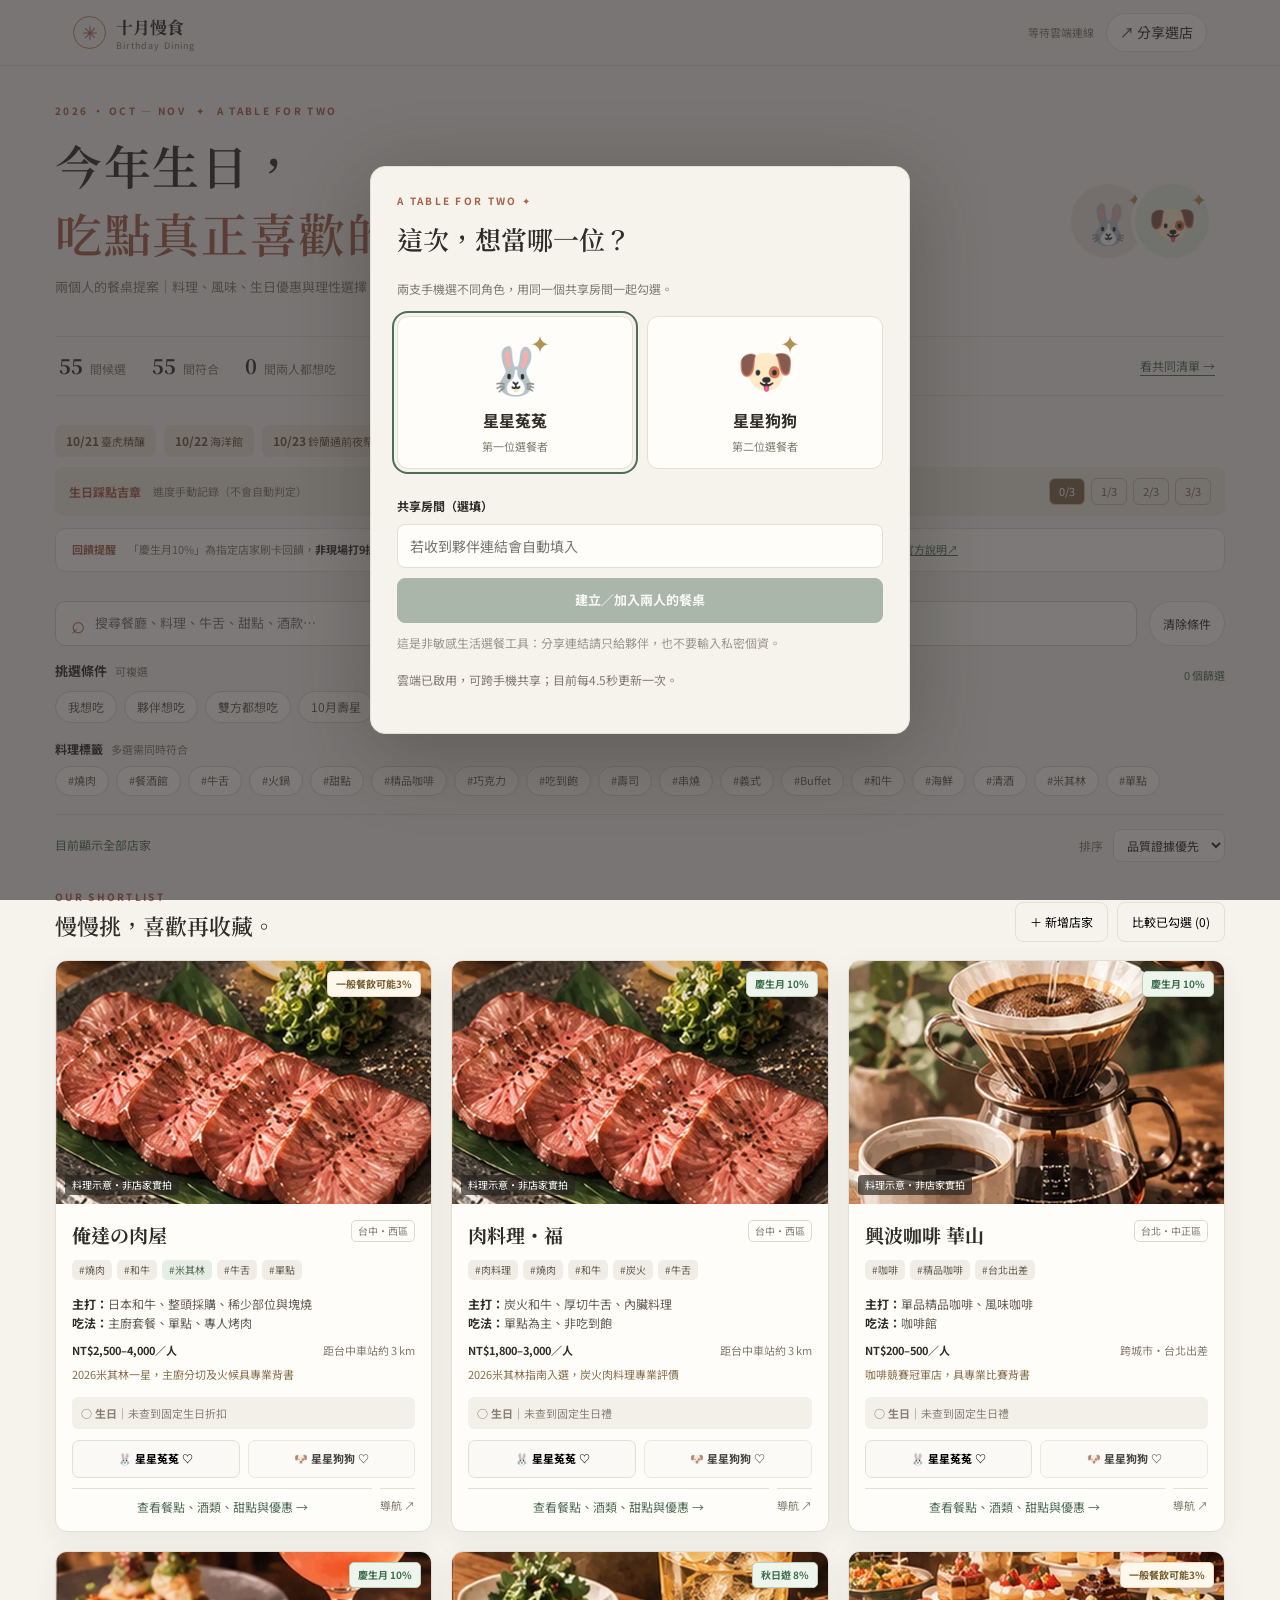
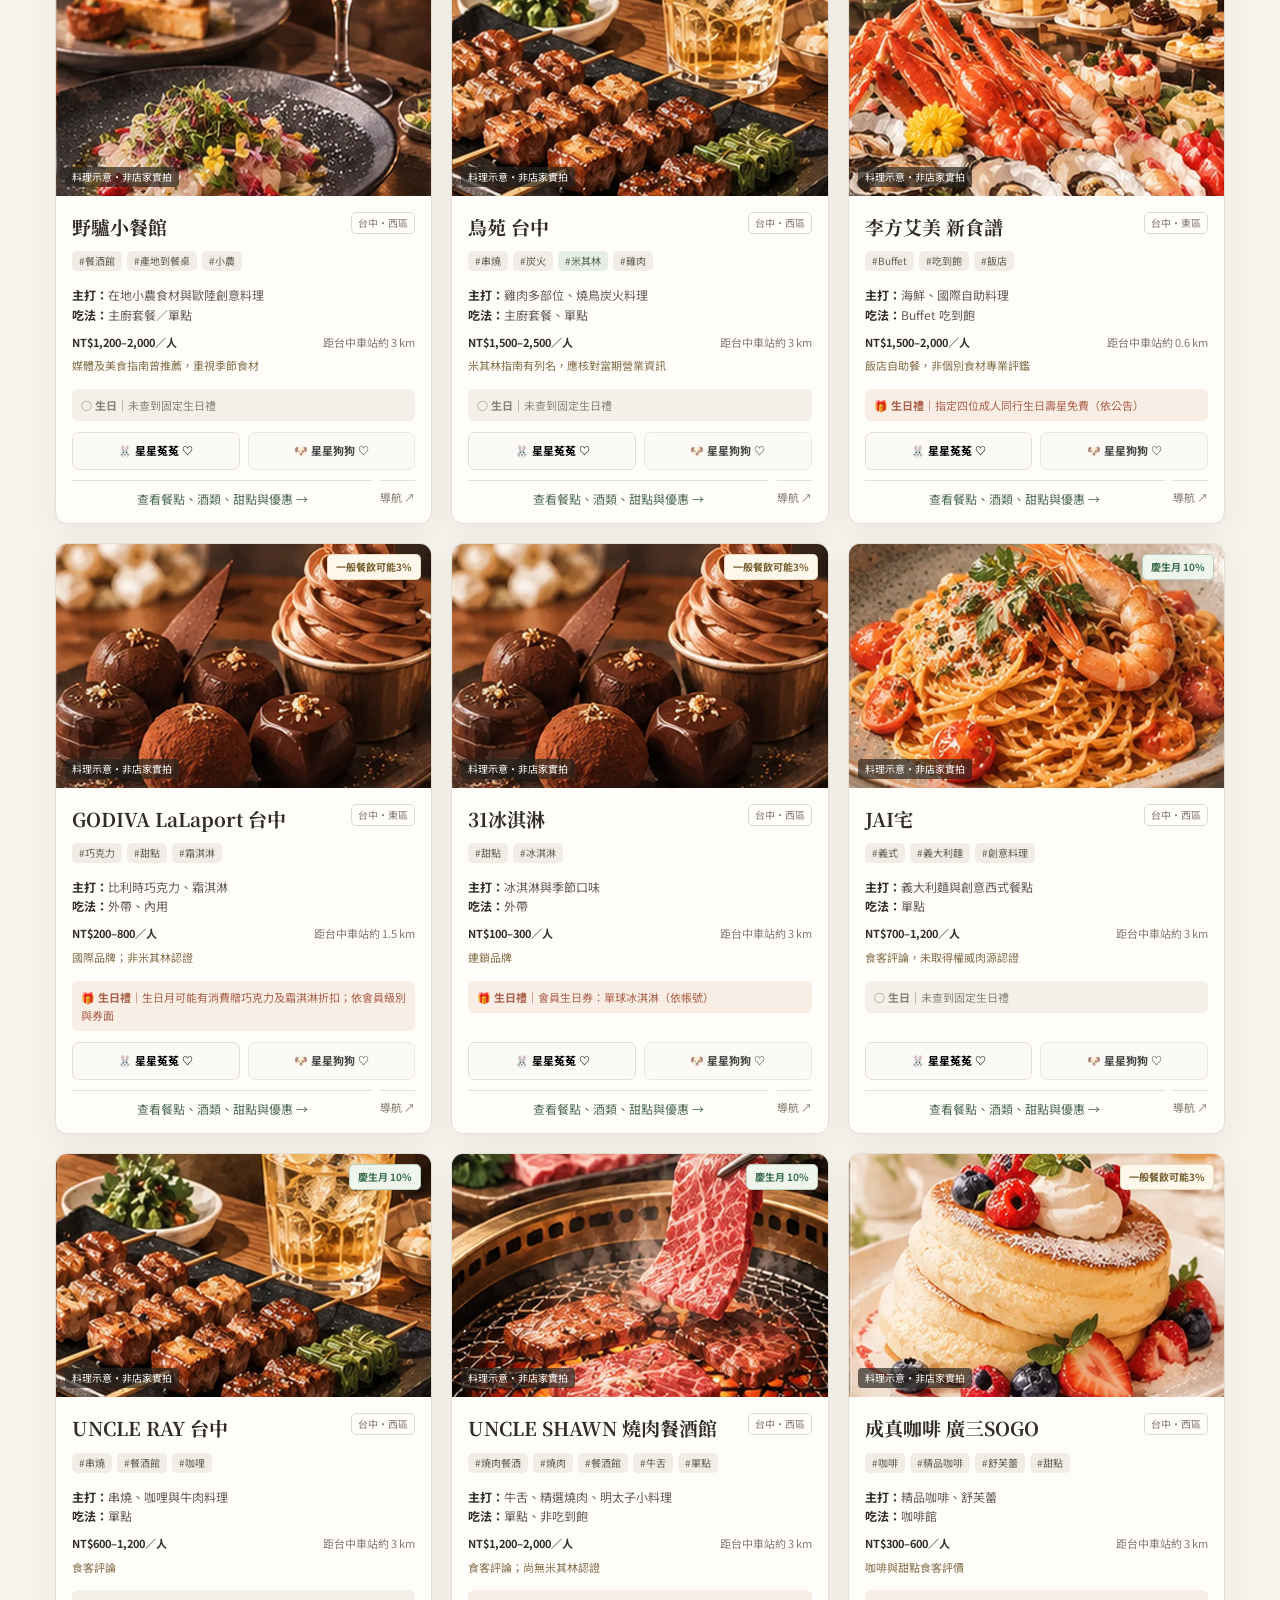
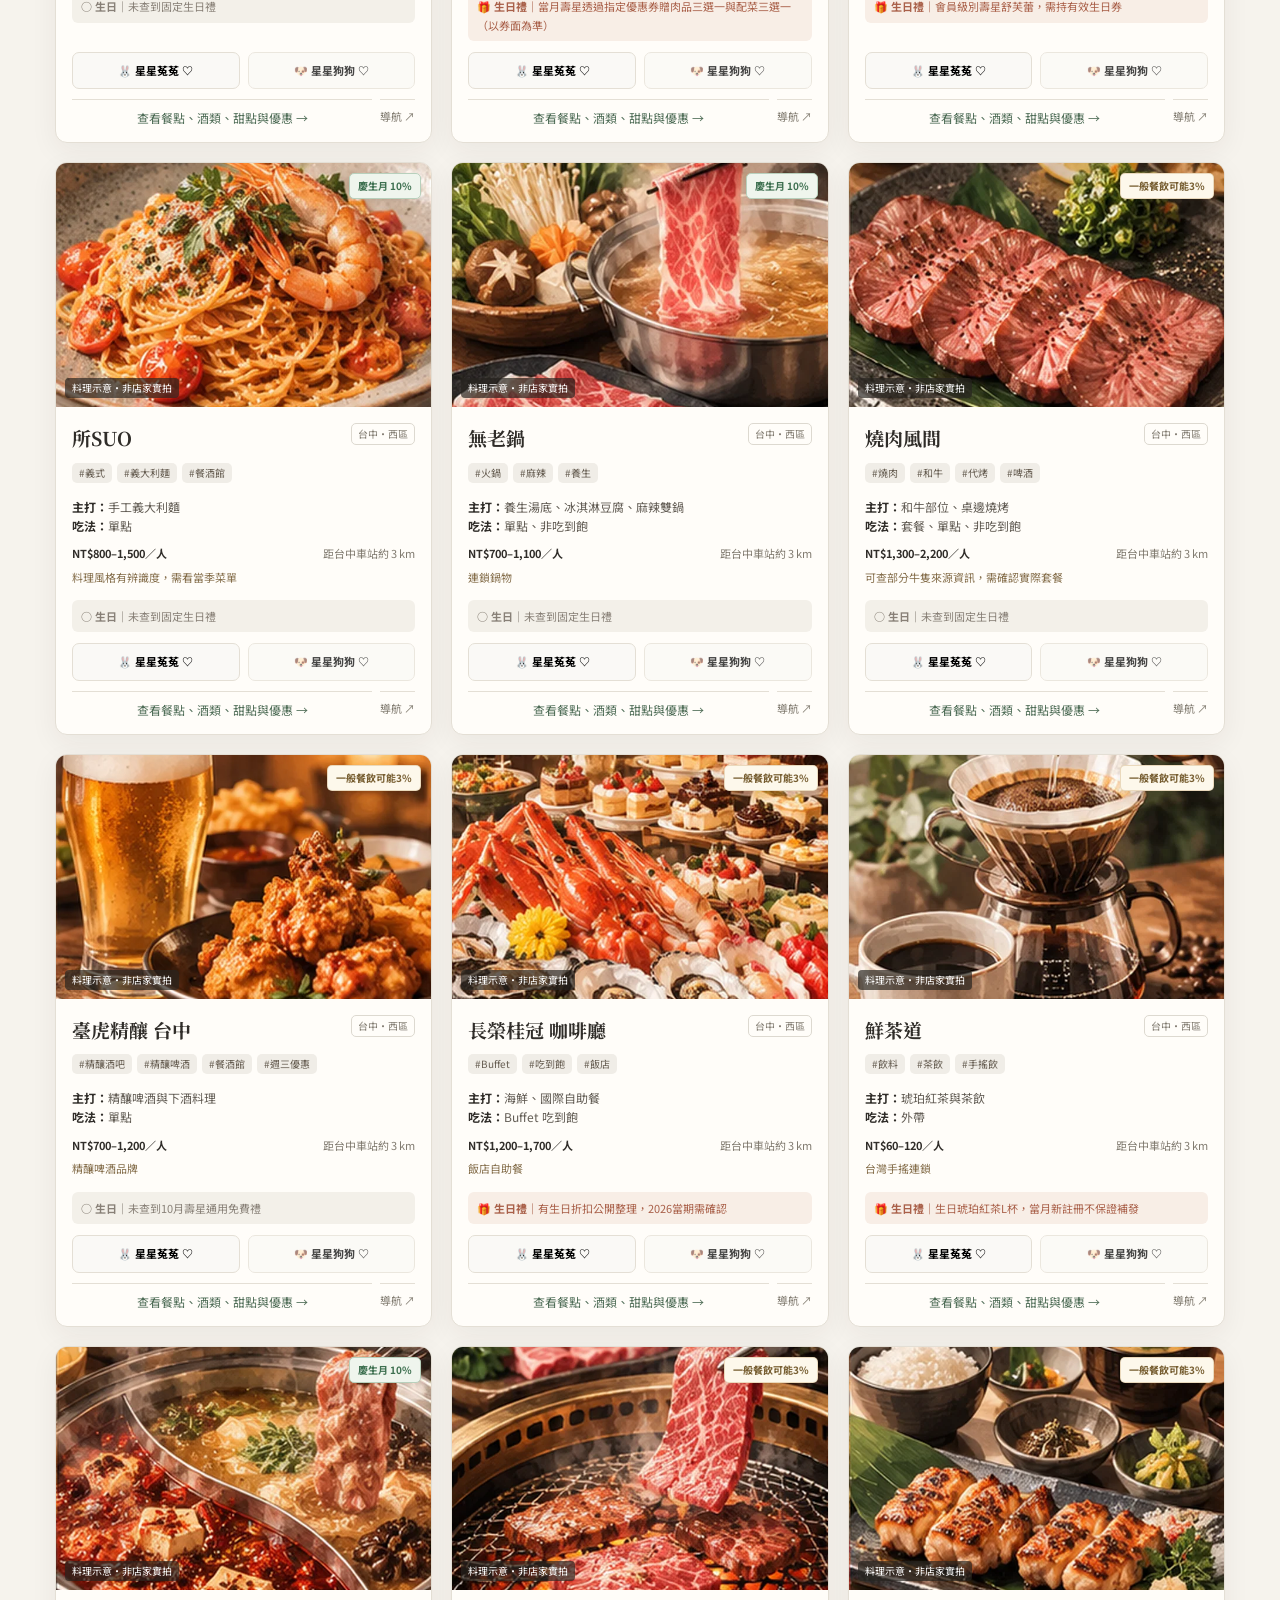
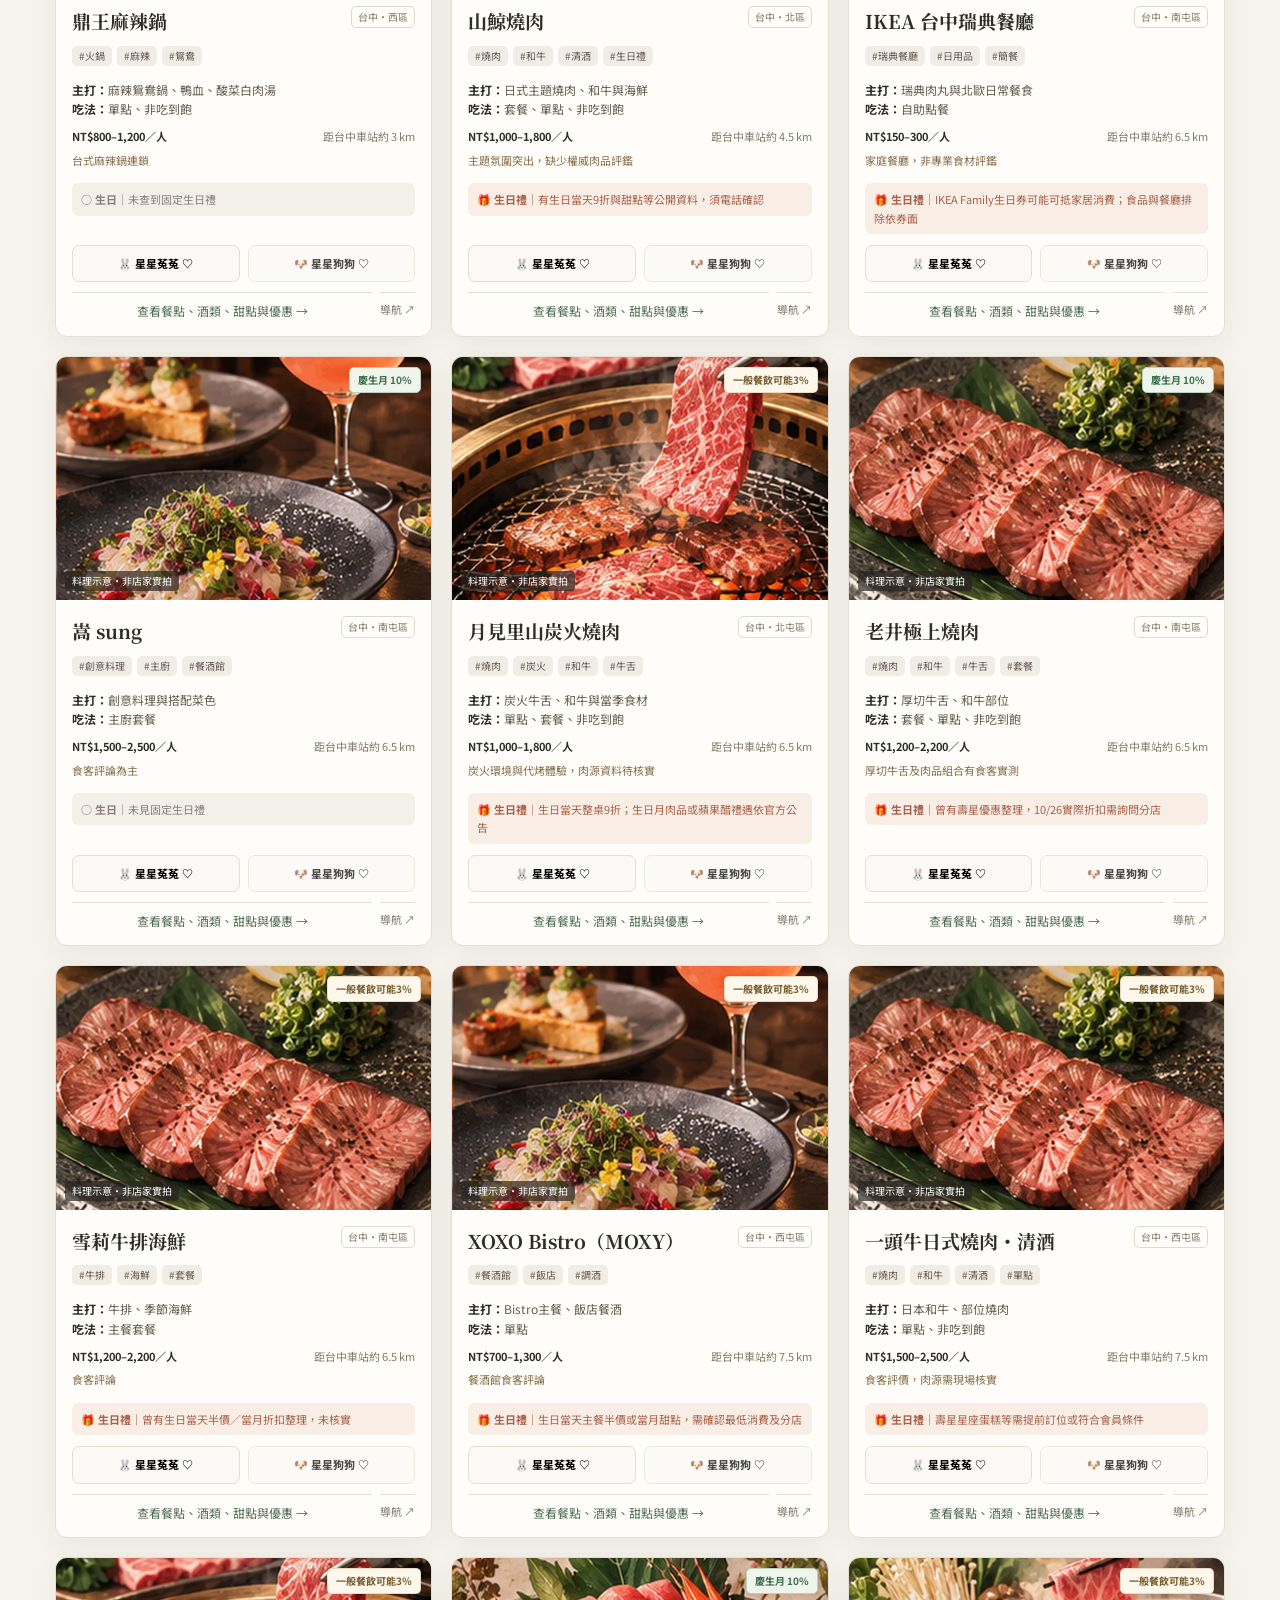
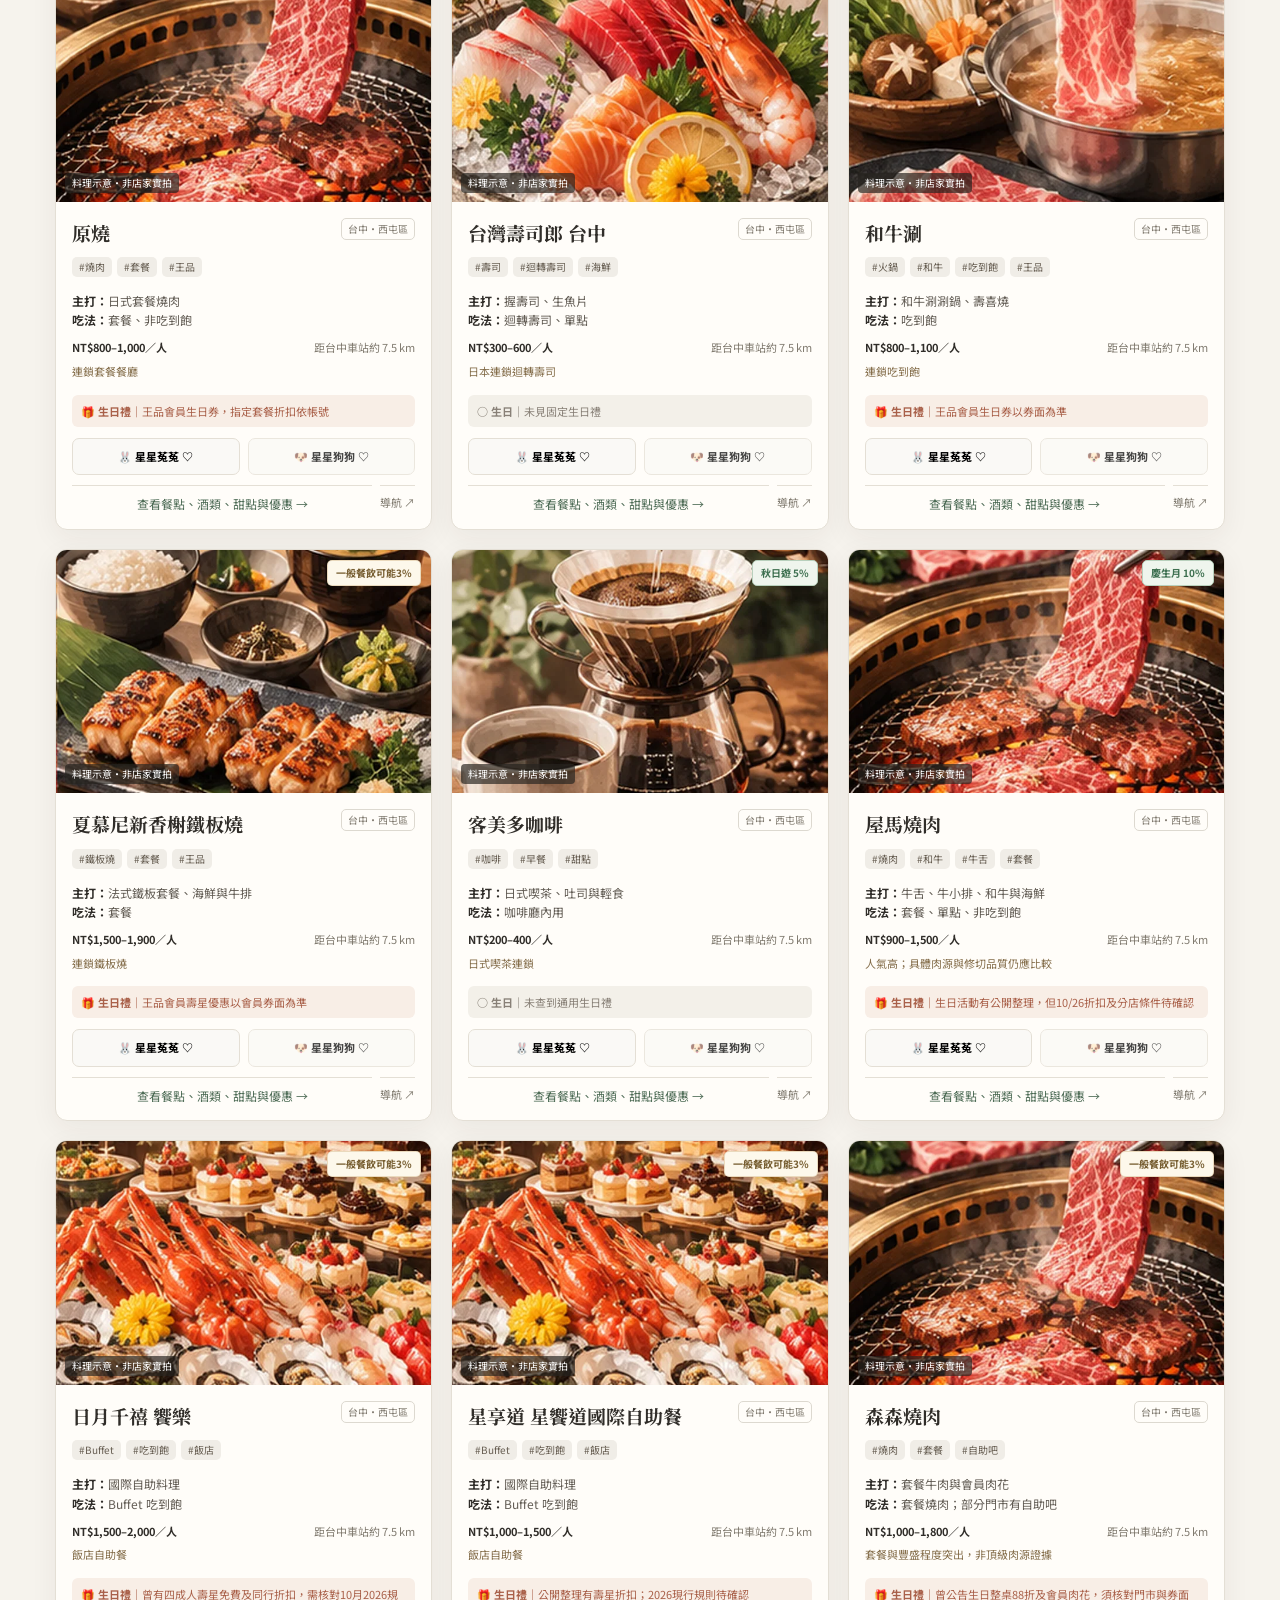
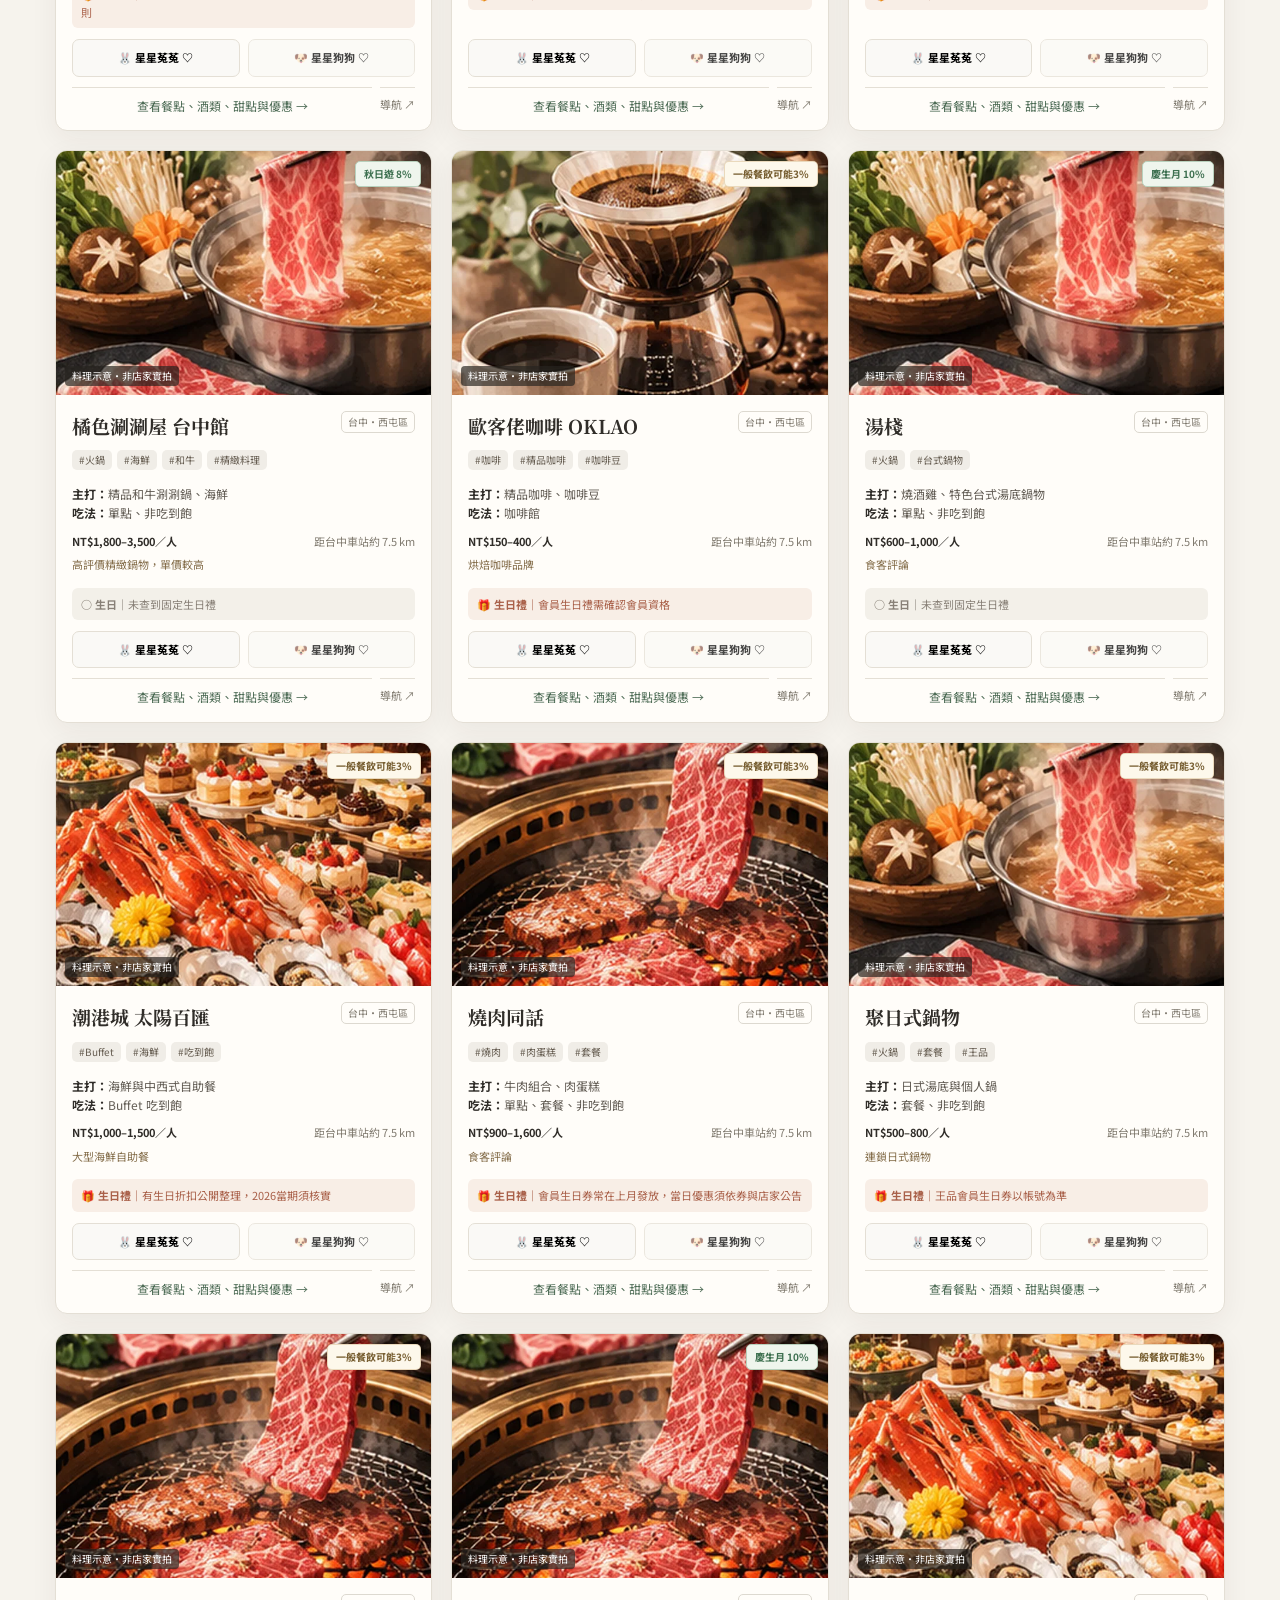
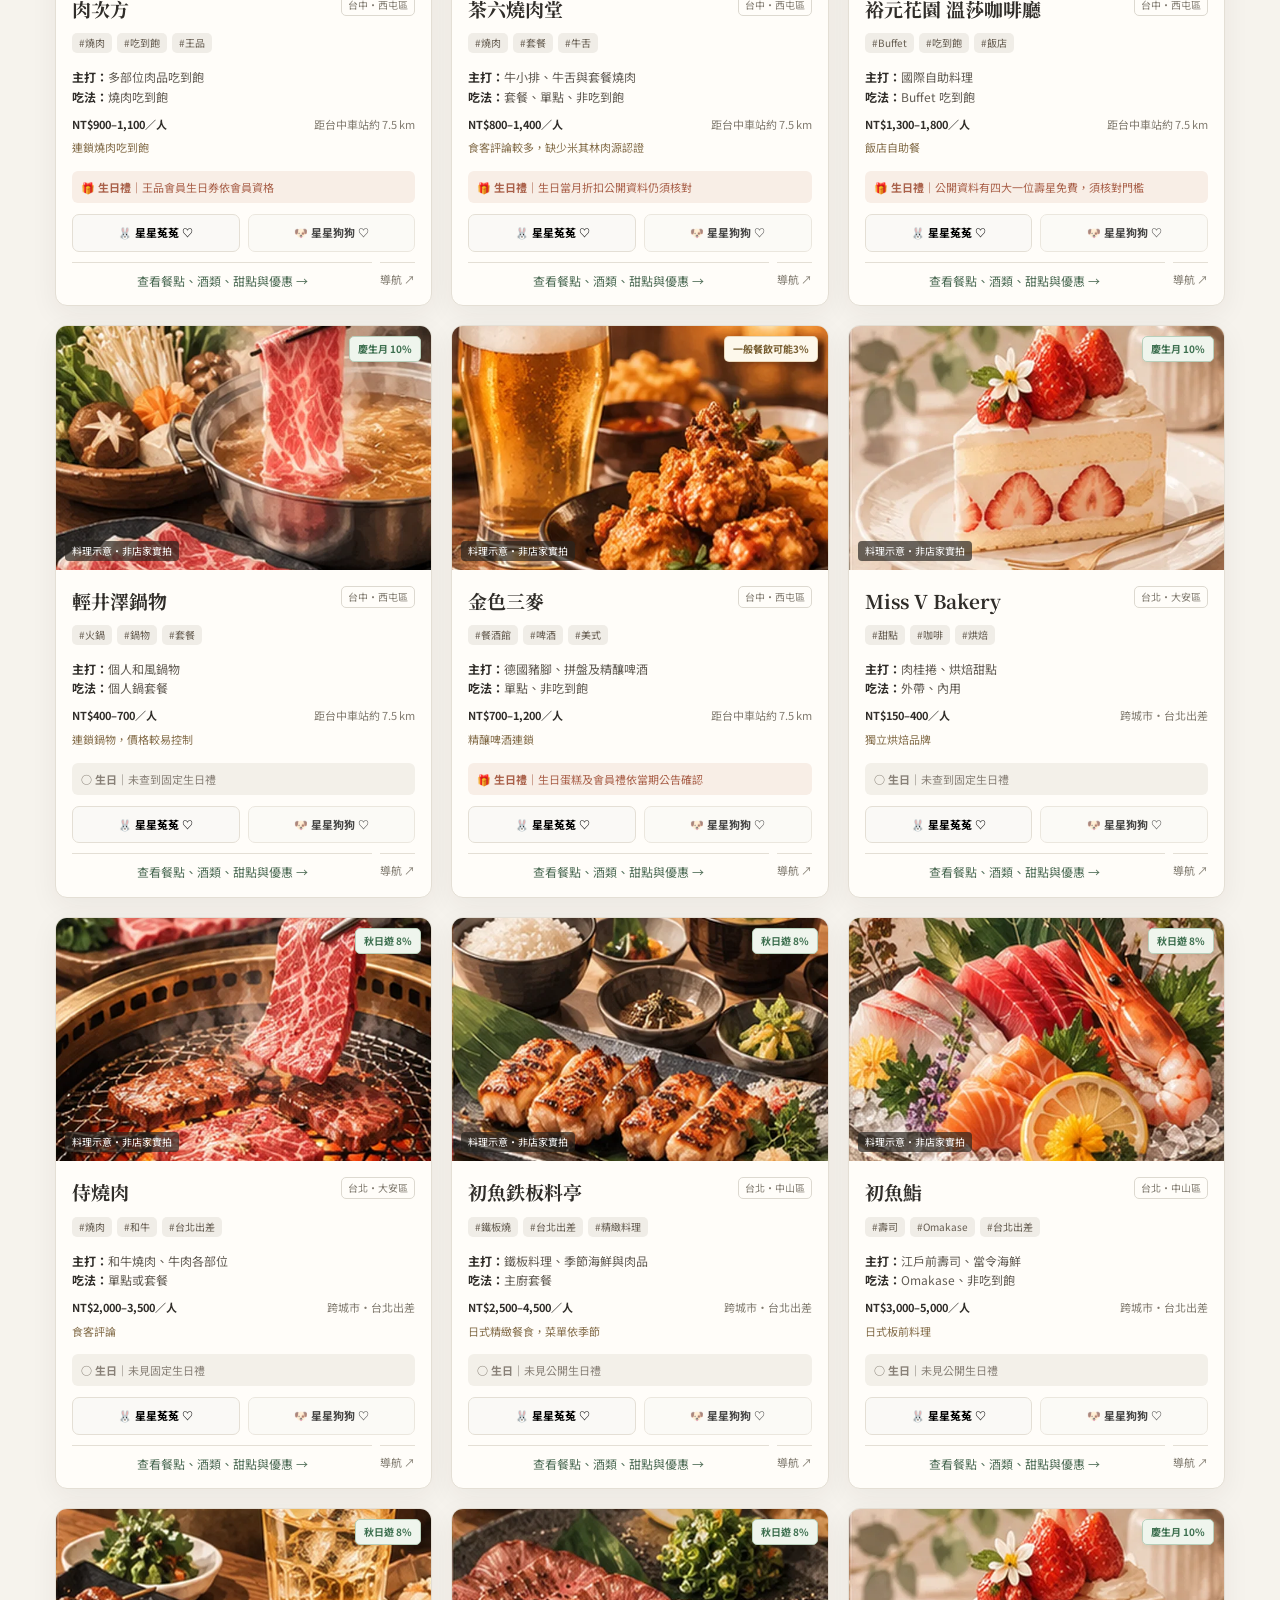
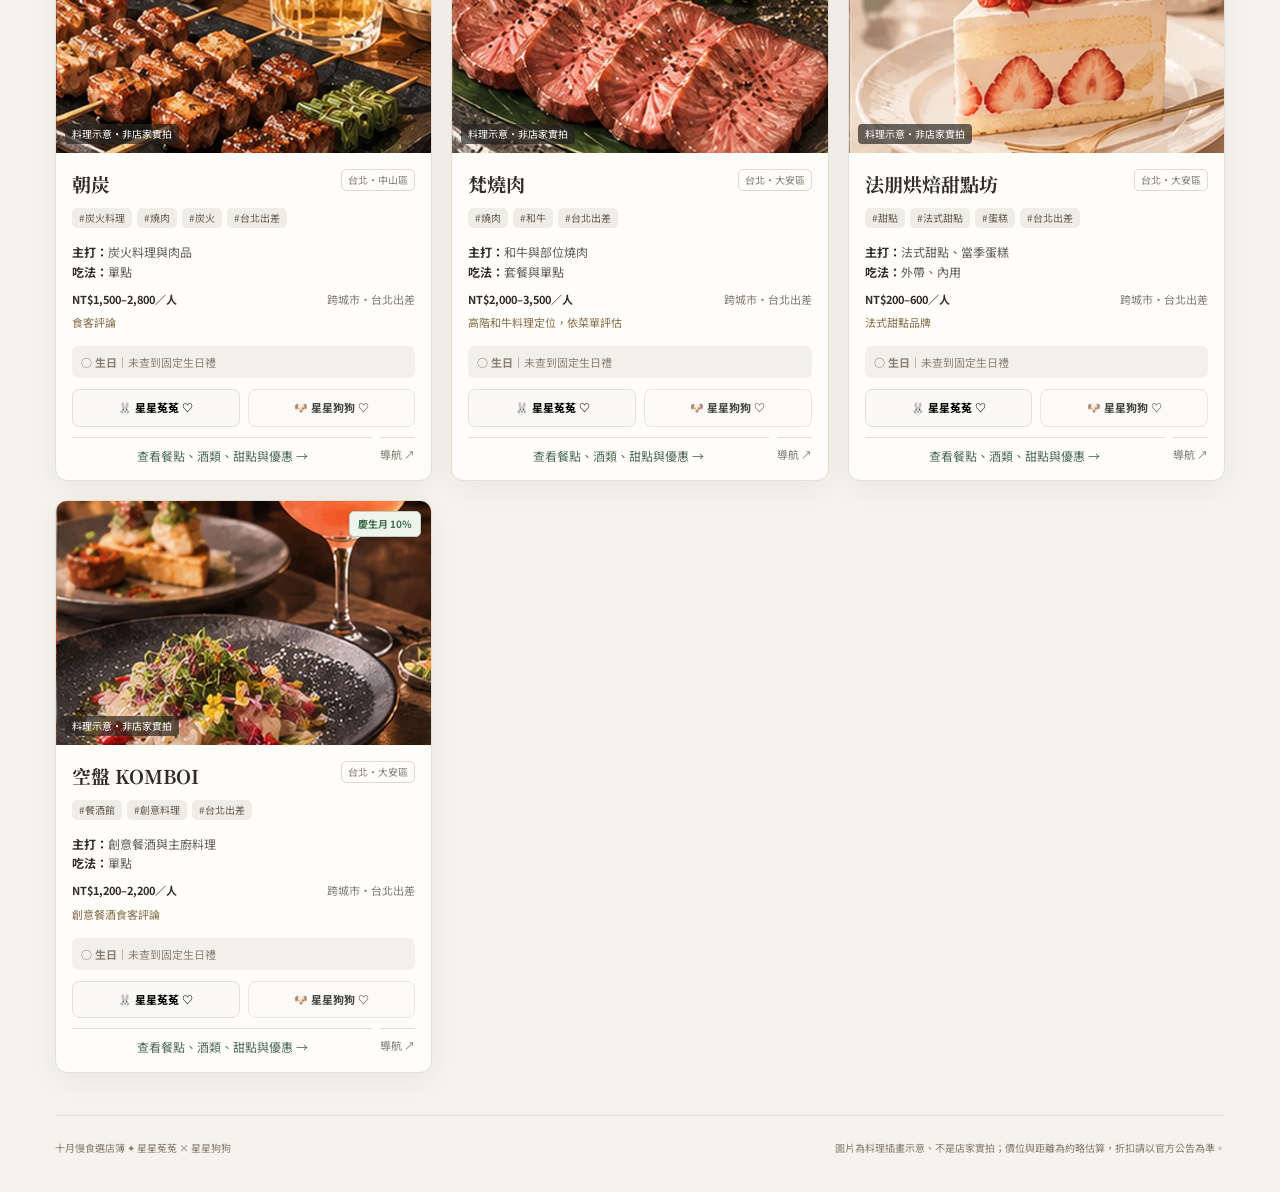
<file: index.html>
<!doctype html>
<html lang="zh-Hant">
<head>
  <meta charset="utf-8">
  <meta name="viewport" content="width=device-width, initial-scale=1">
  <title>生日選餐</title>
  <script>
    const target = new URL("birthday-dining-deploy-20261020/", location.href);
    target.search = location.search;
    target.searchParams.set("v", "20261020-730db87");
    target.hash = location.hash;
    location.replace(target.href);
  </script>
  <meta http-equiv="refresh" content="0; url=birthday-dining-deploy-20261020/?v=20261020-730db87">
</head>
<body>
  <p><a href="birthday-dining-deploy-20261020/?v=20261020-730db87">進入生日選餐網站</a></p>
</body>
</html>
</file>
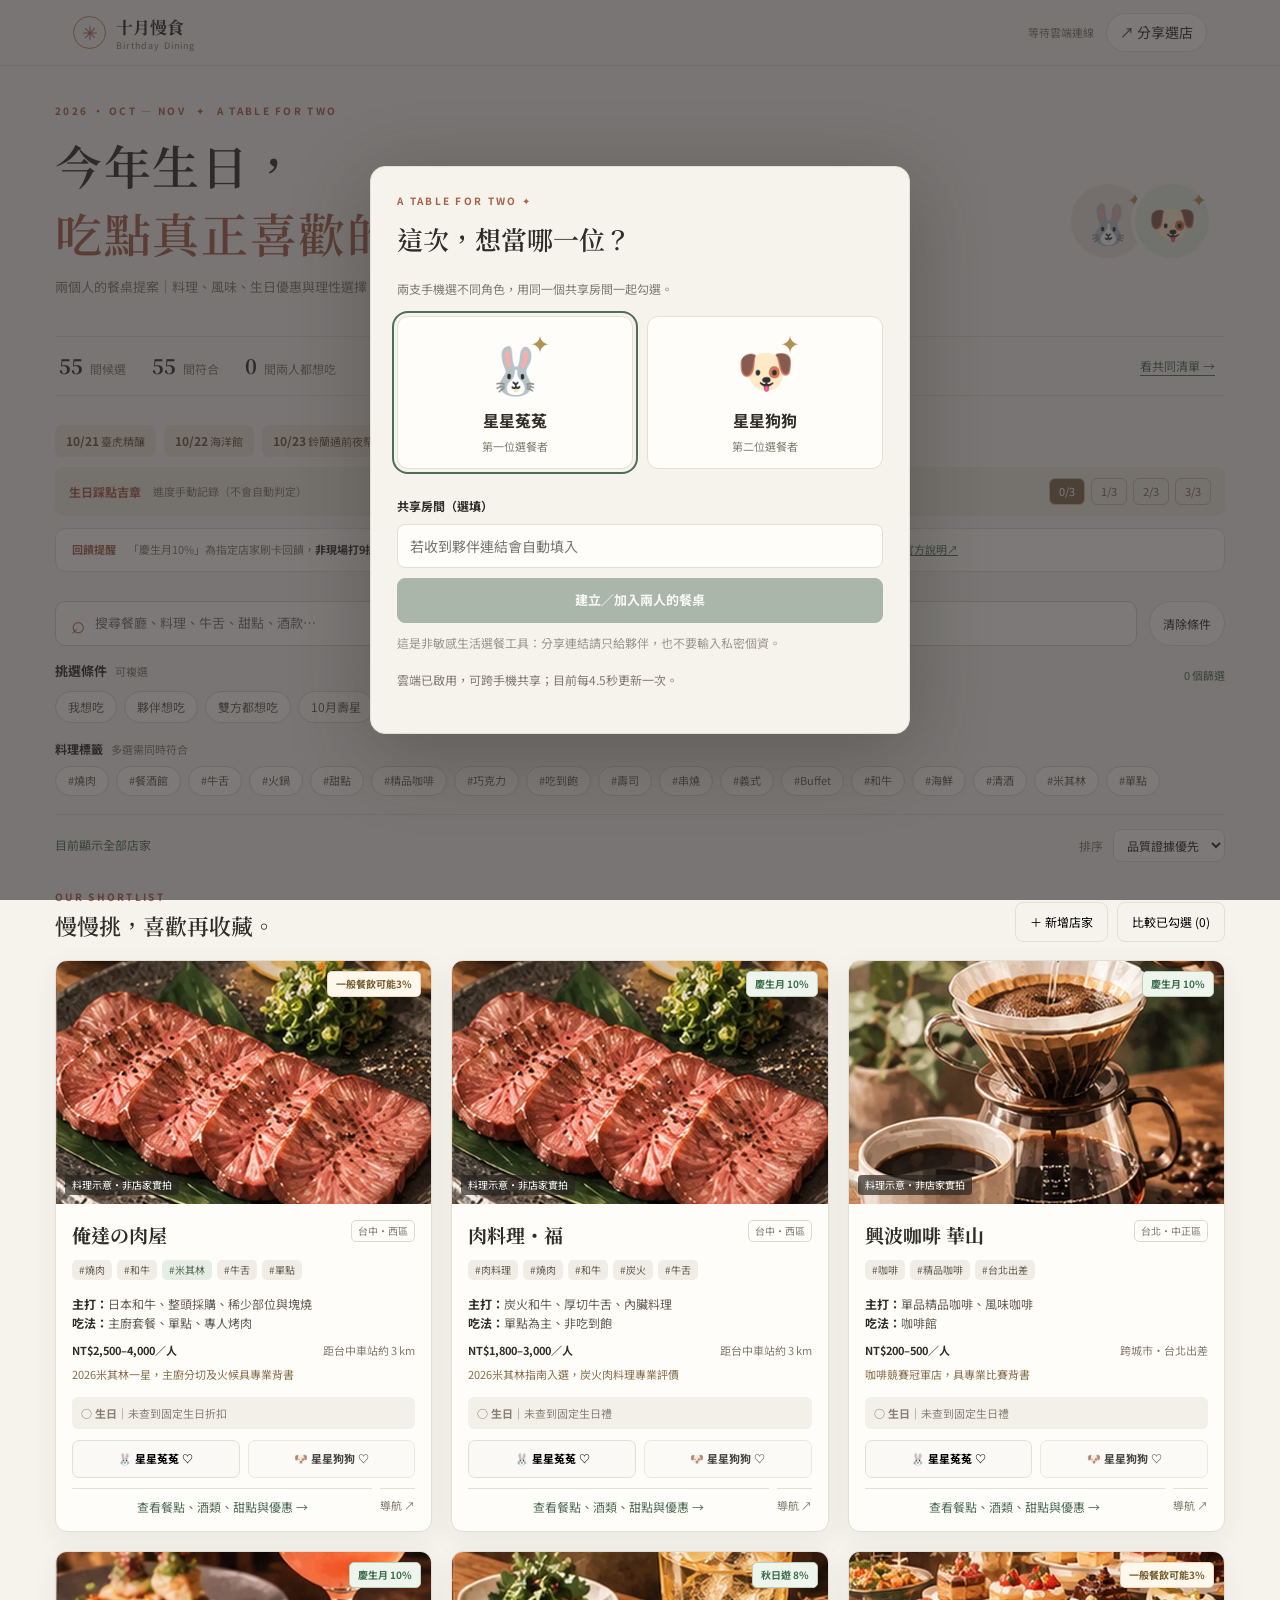
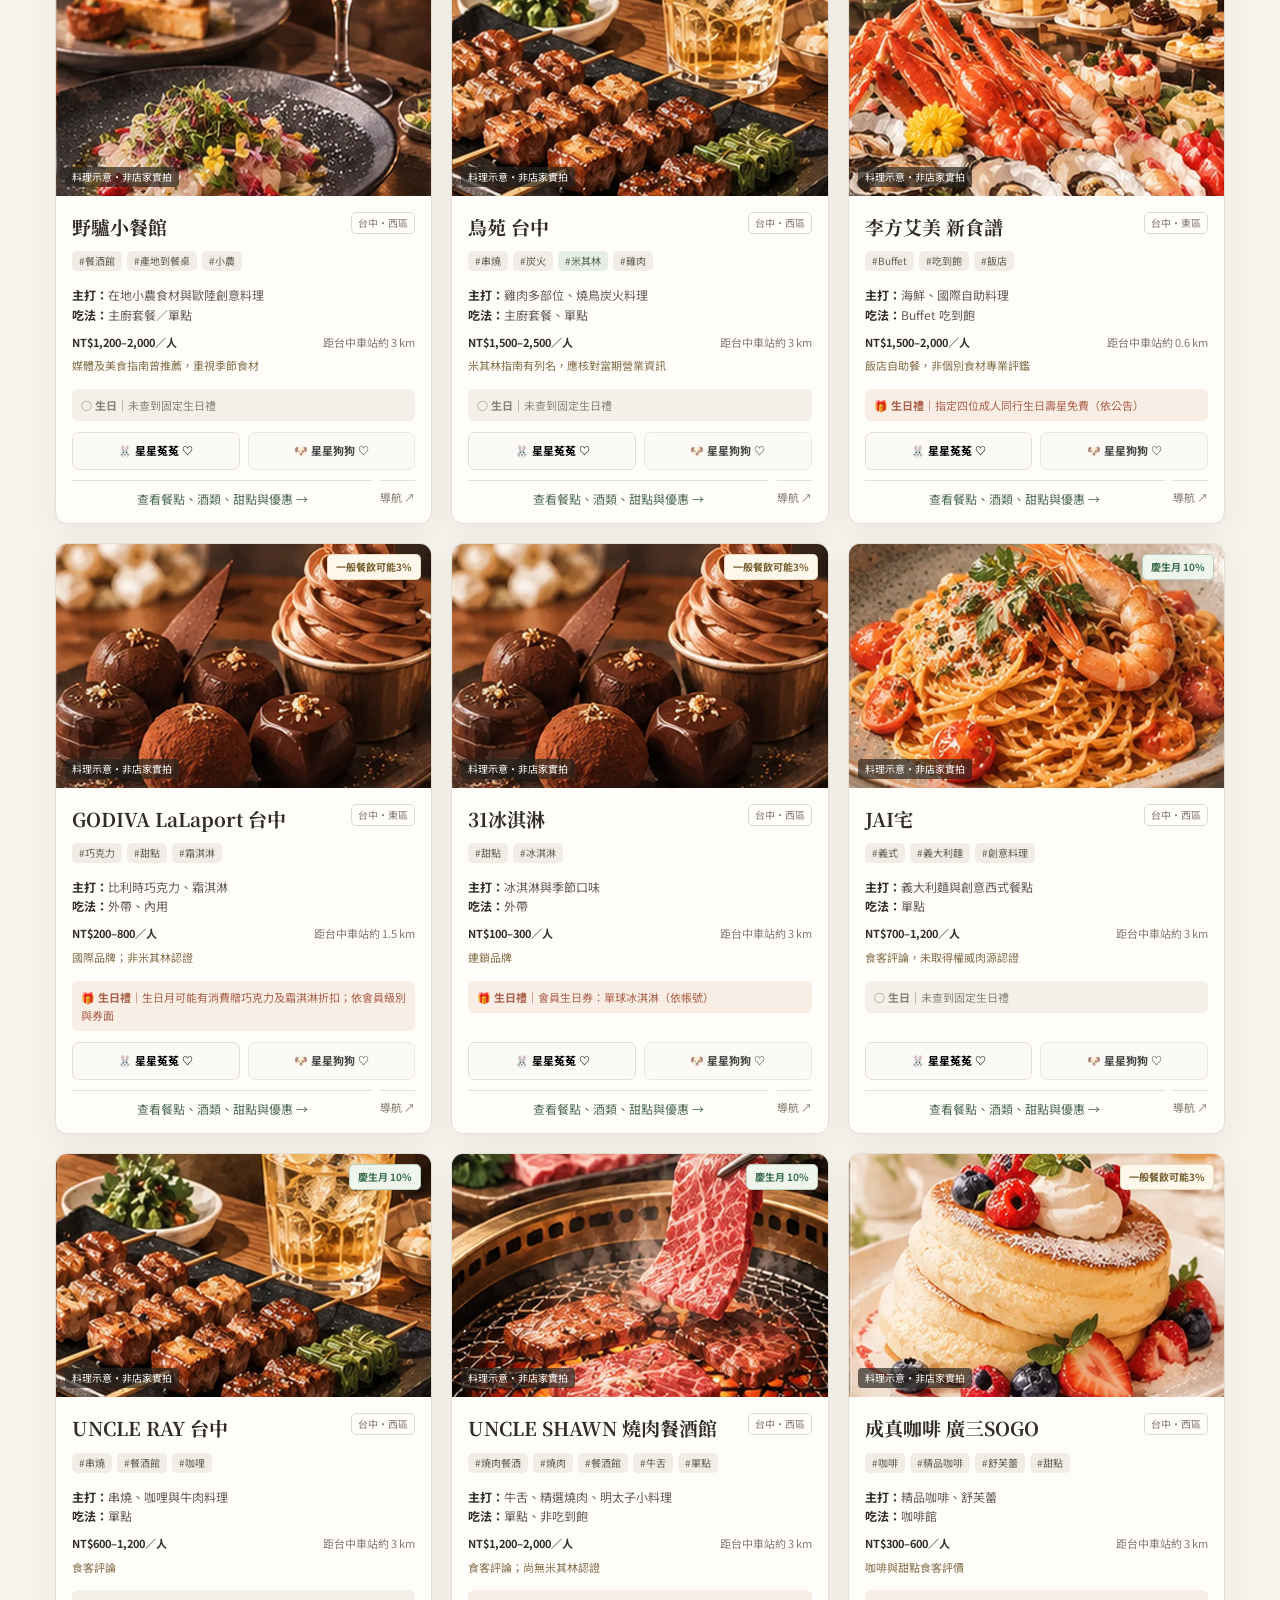
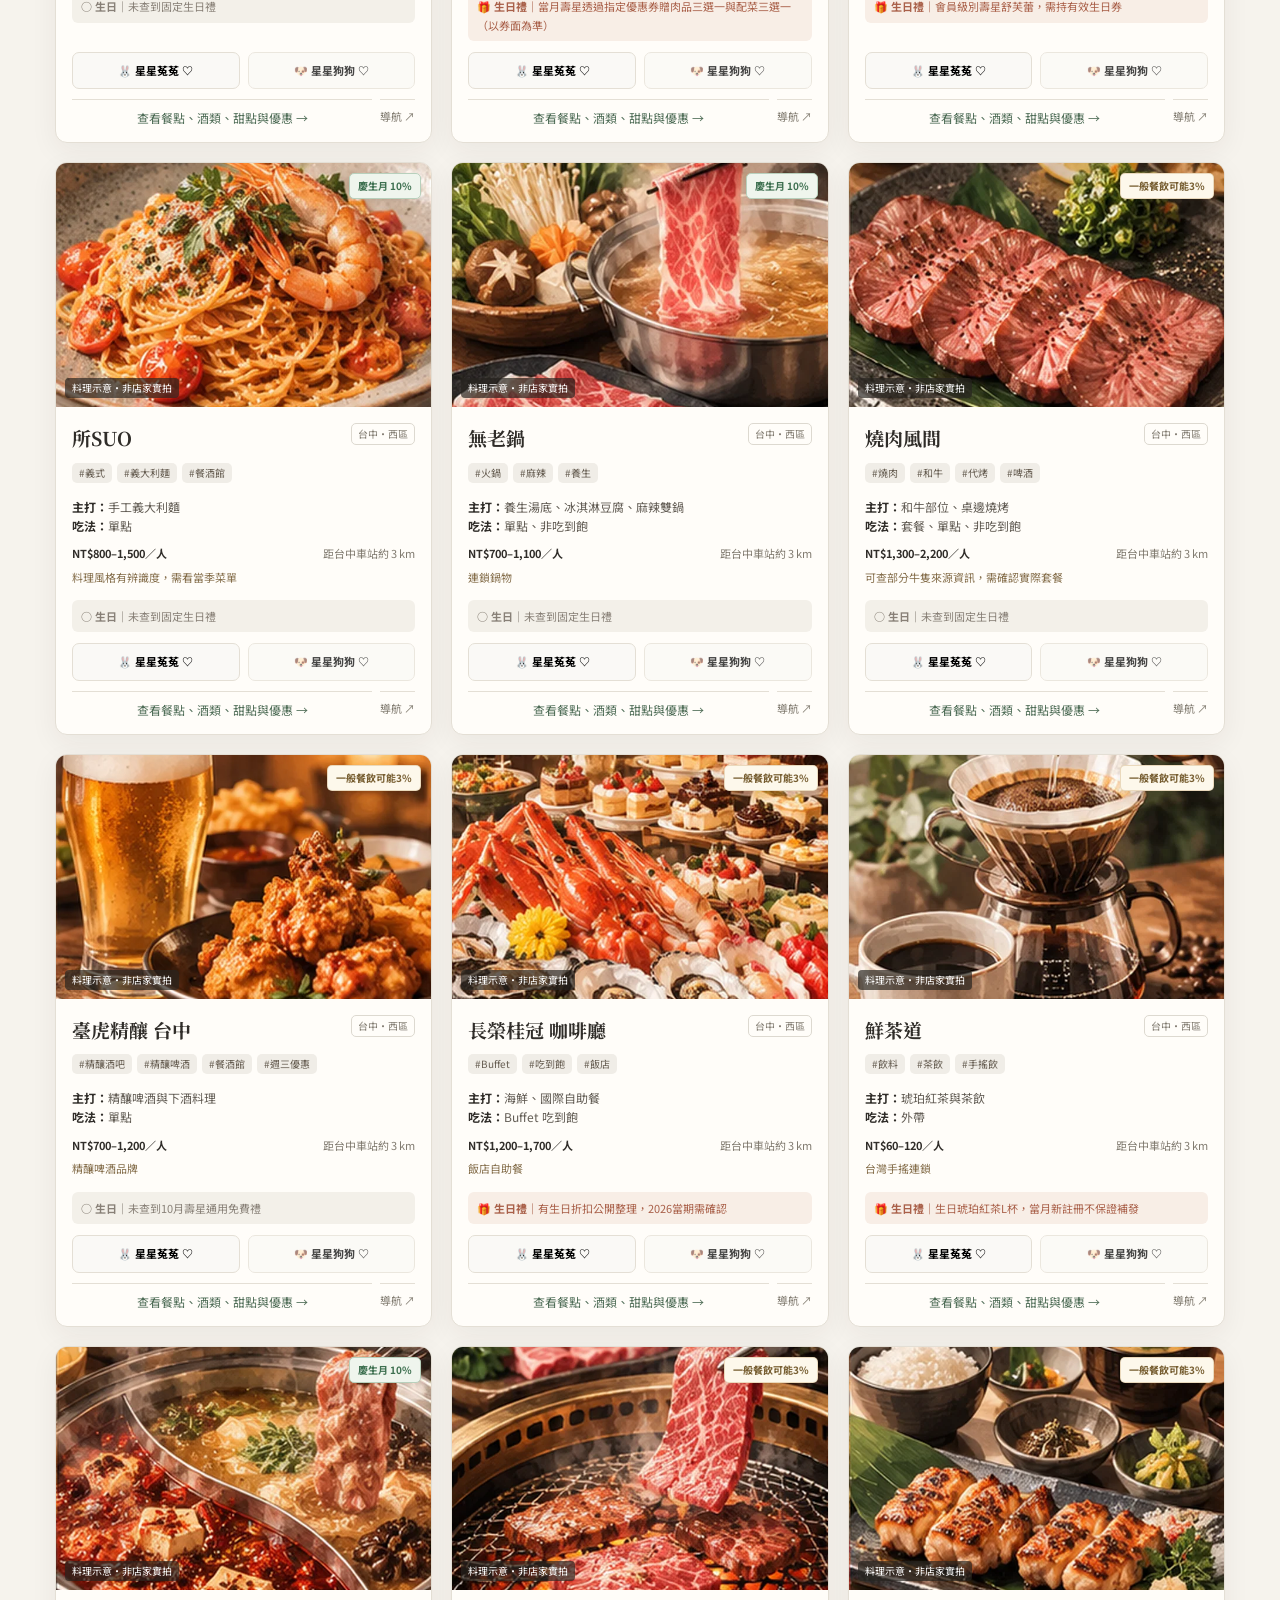
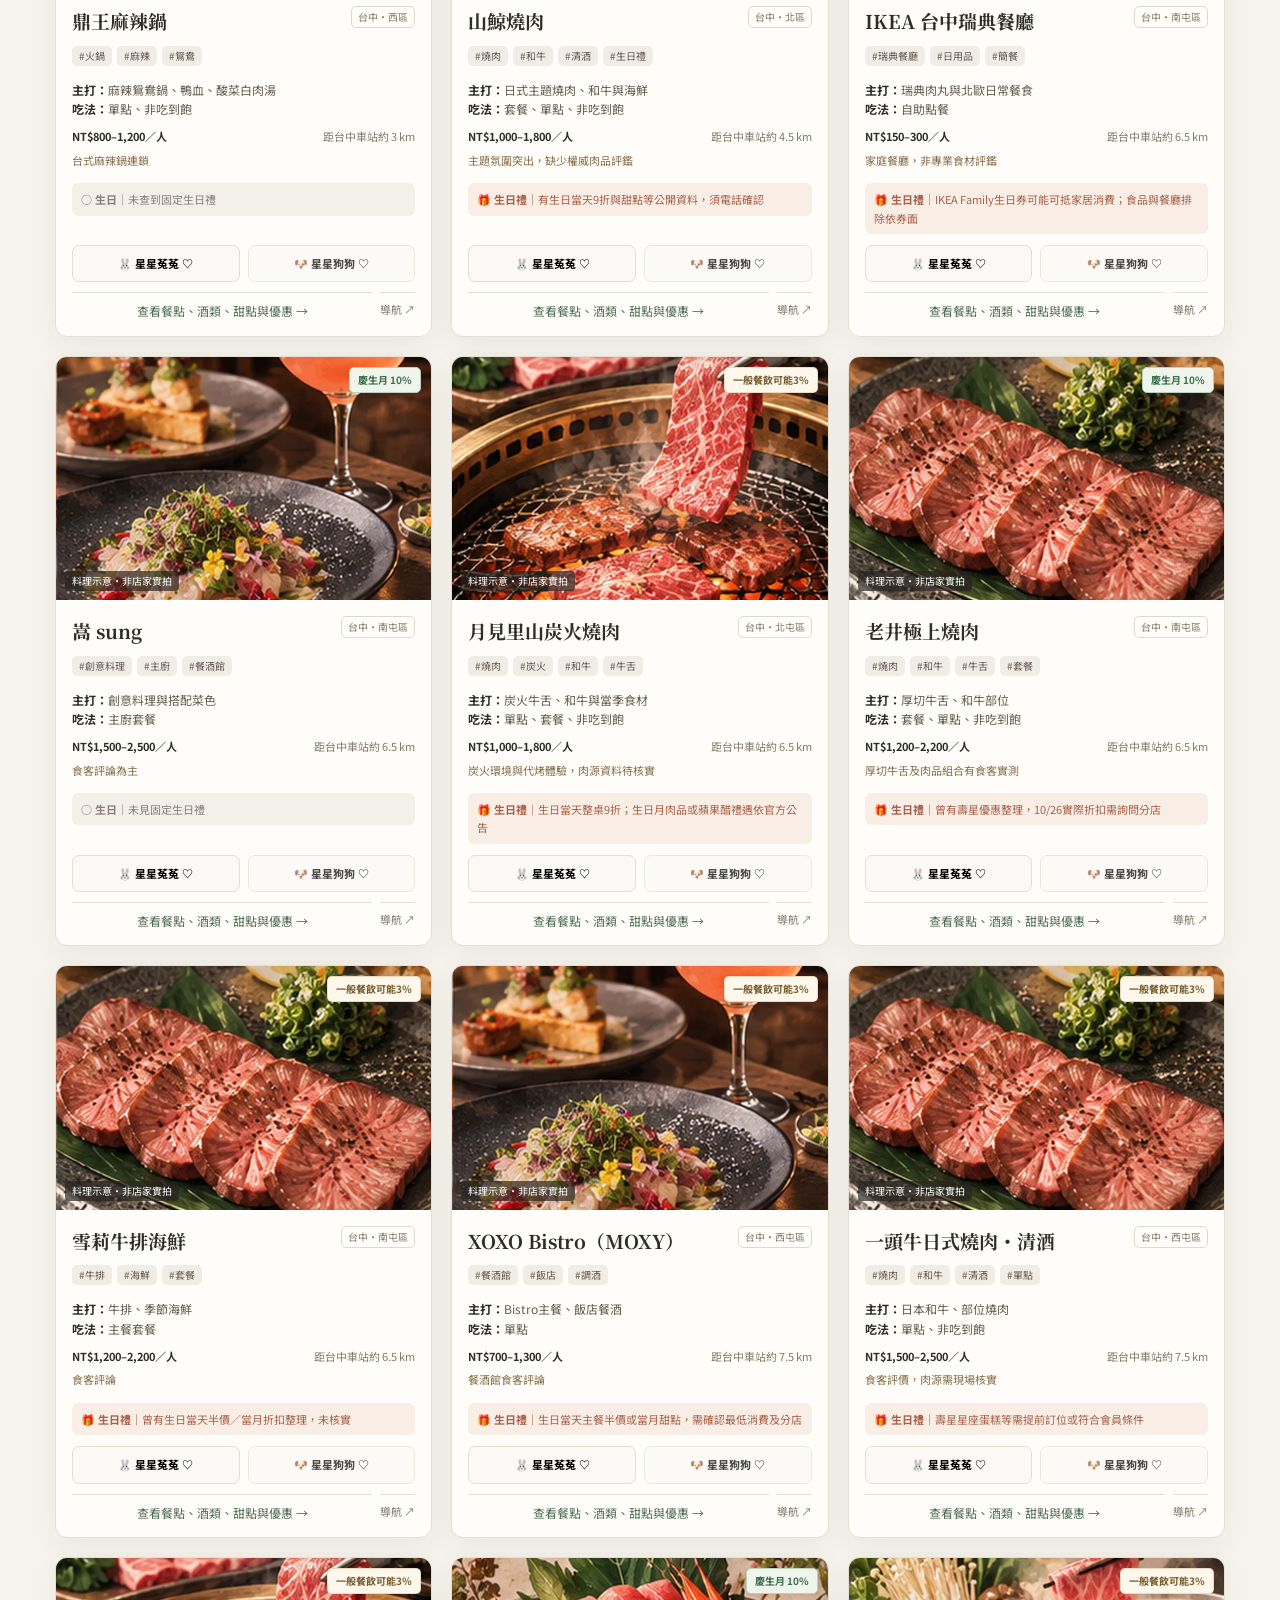
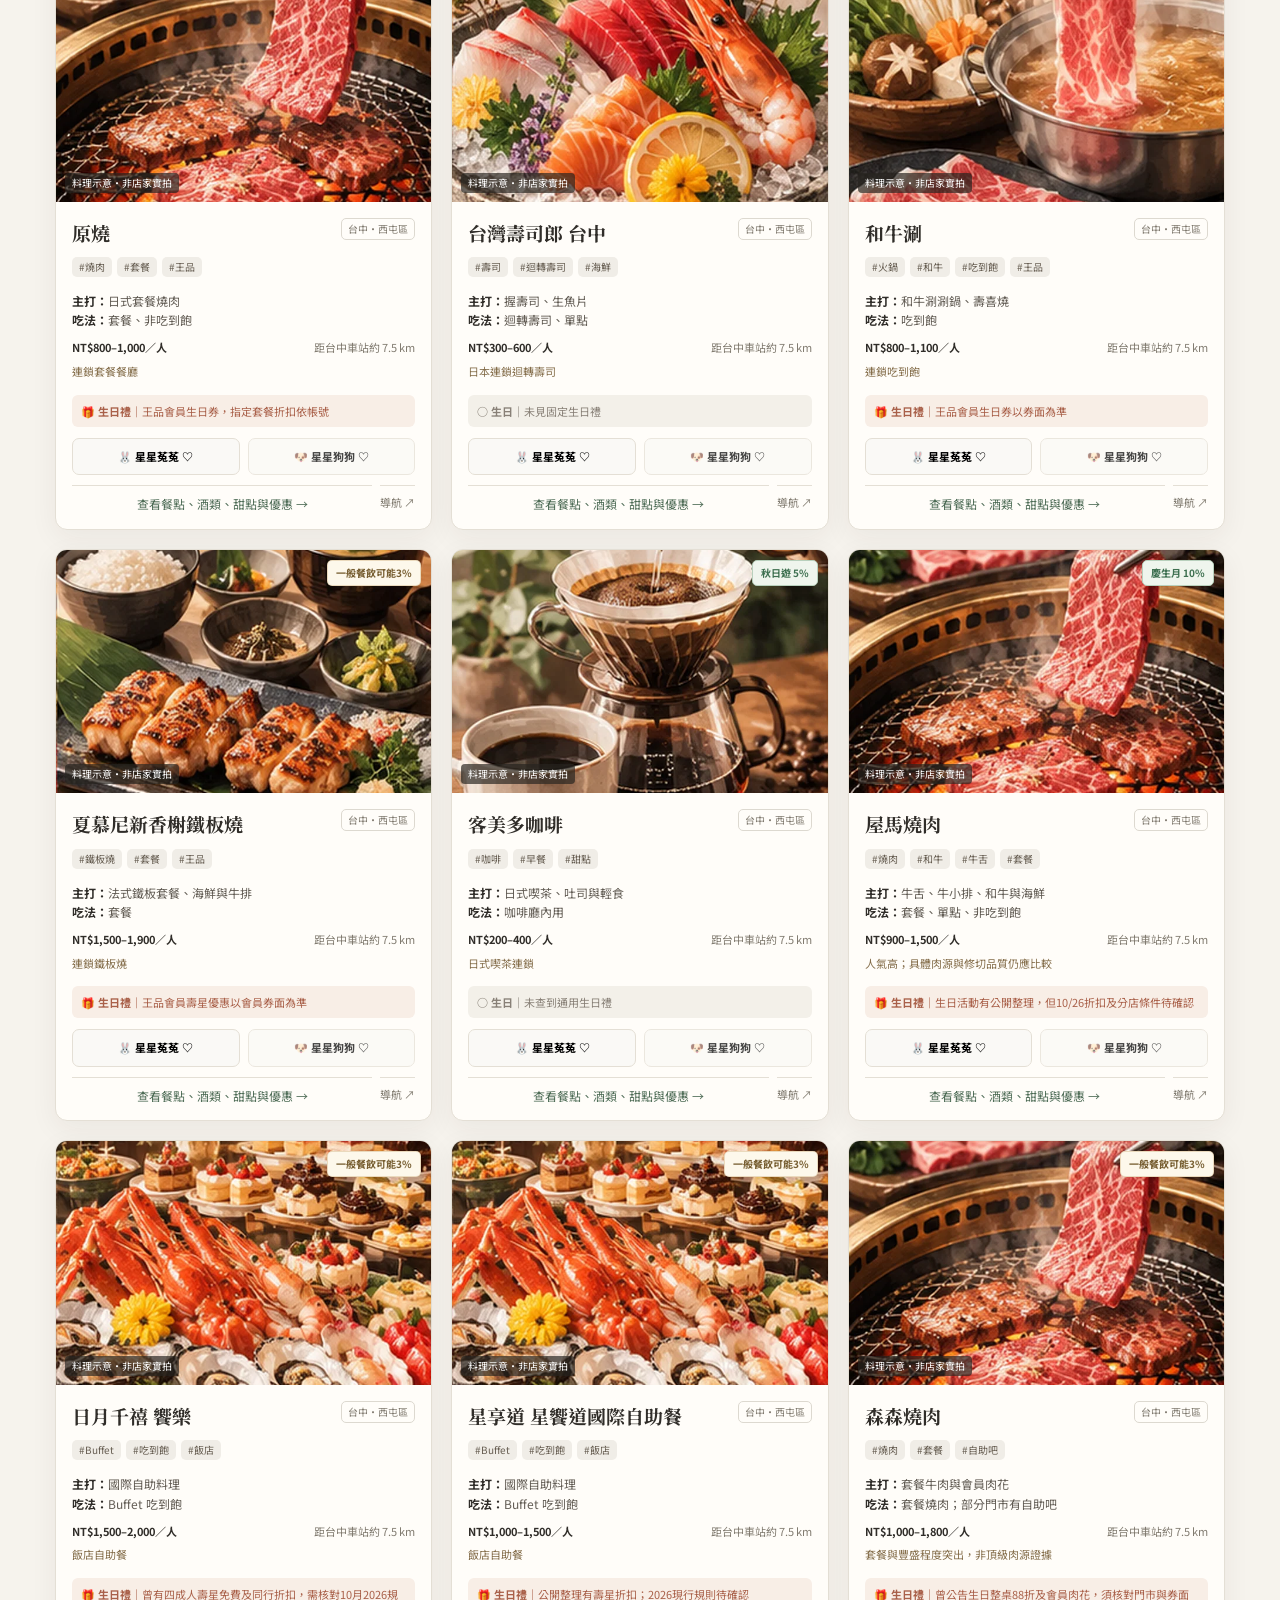
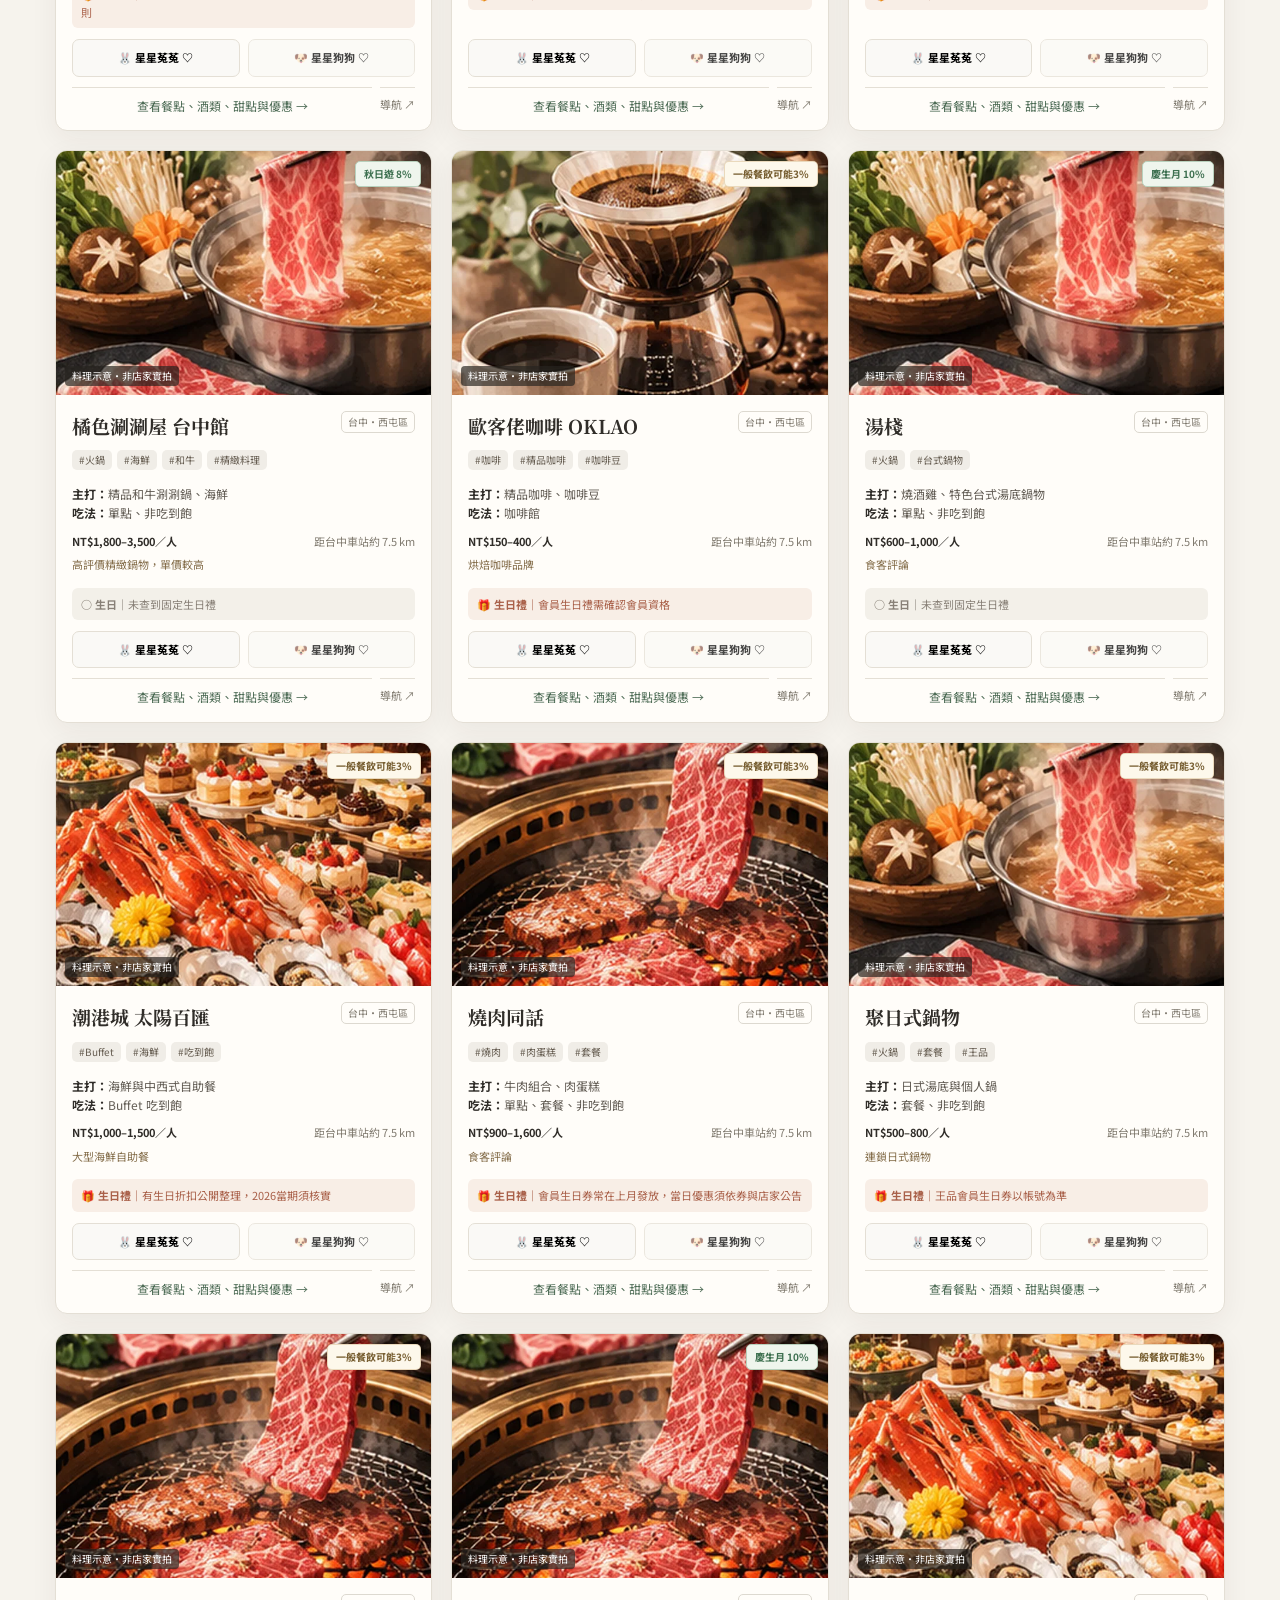
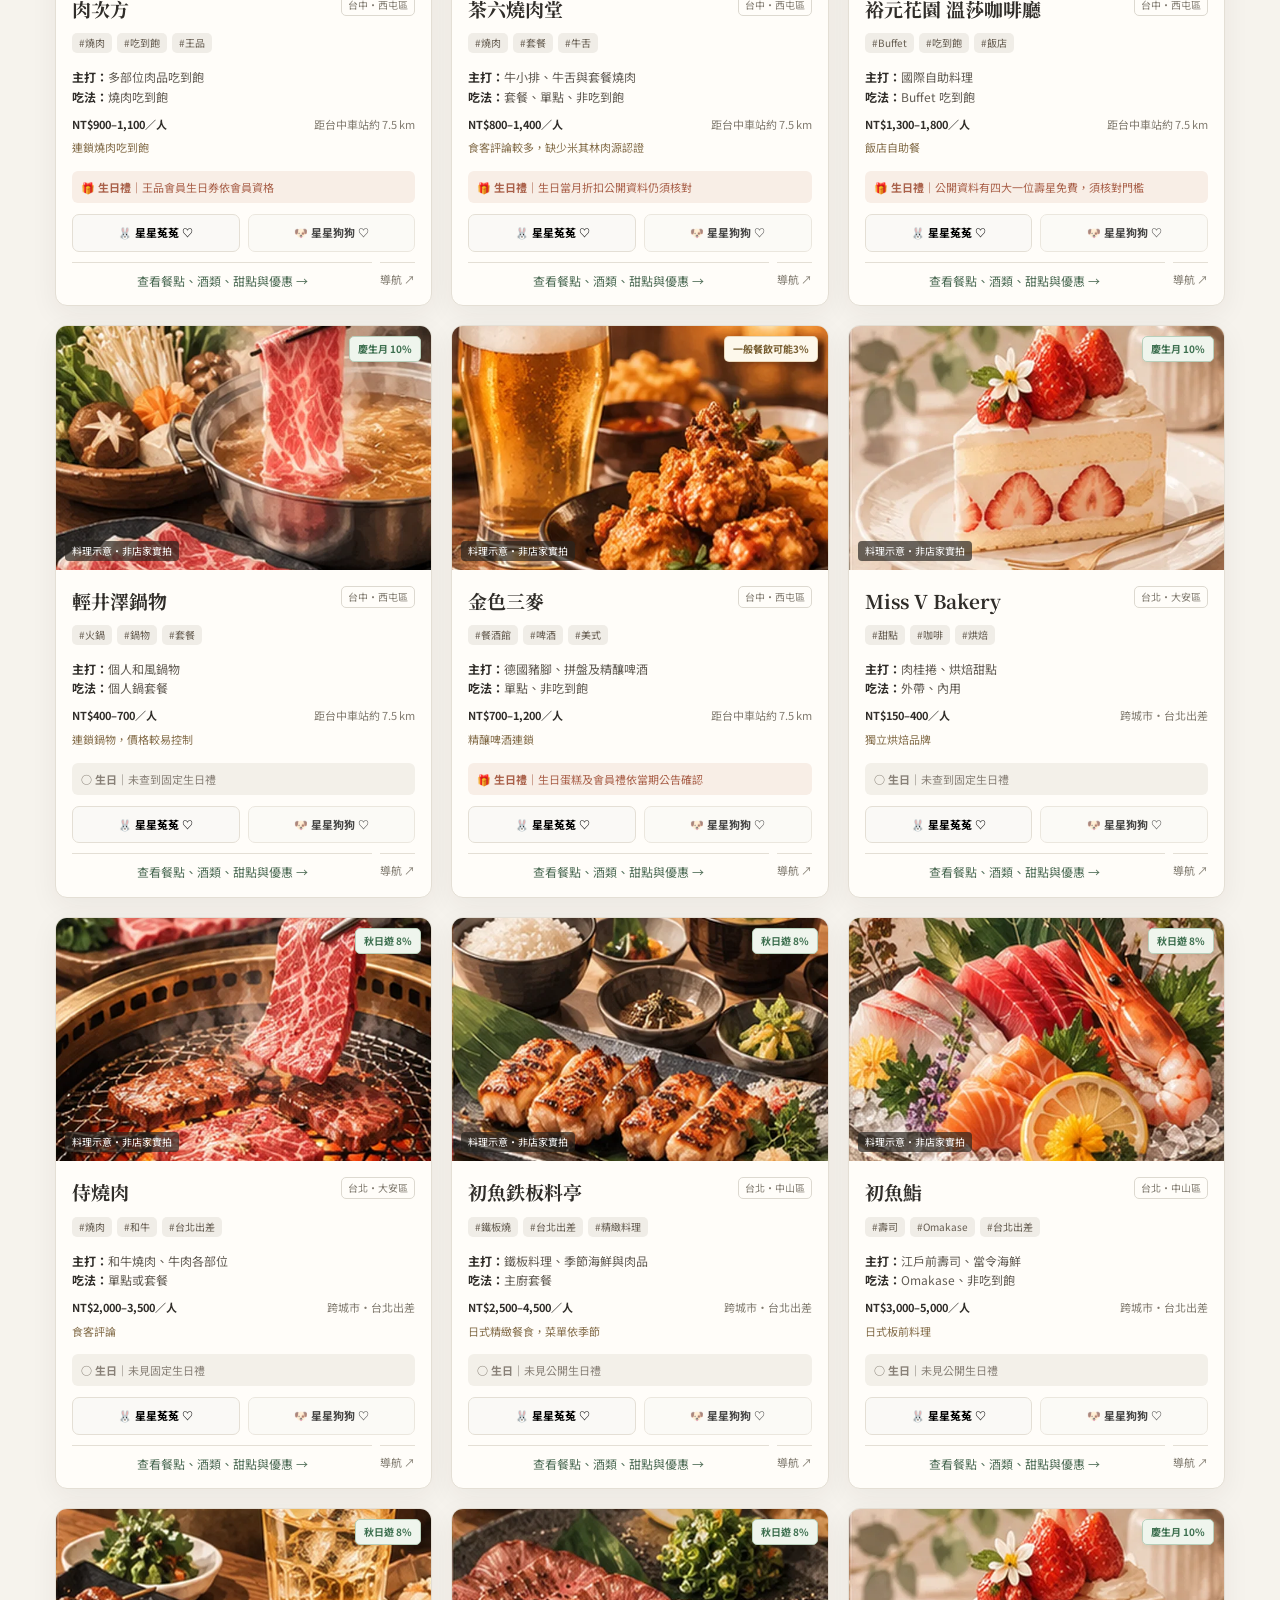
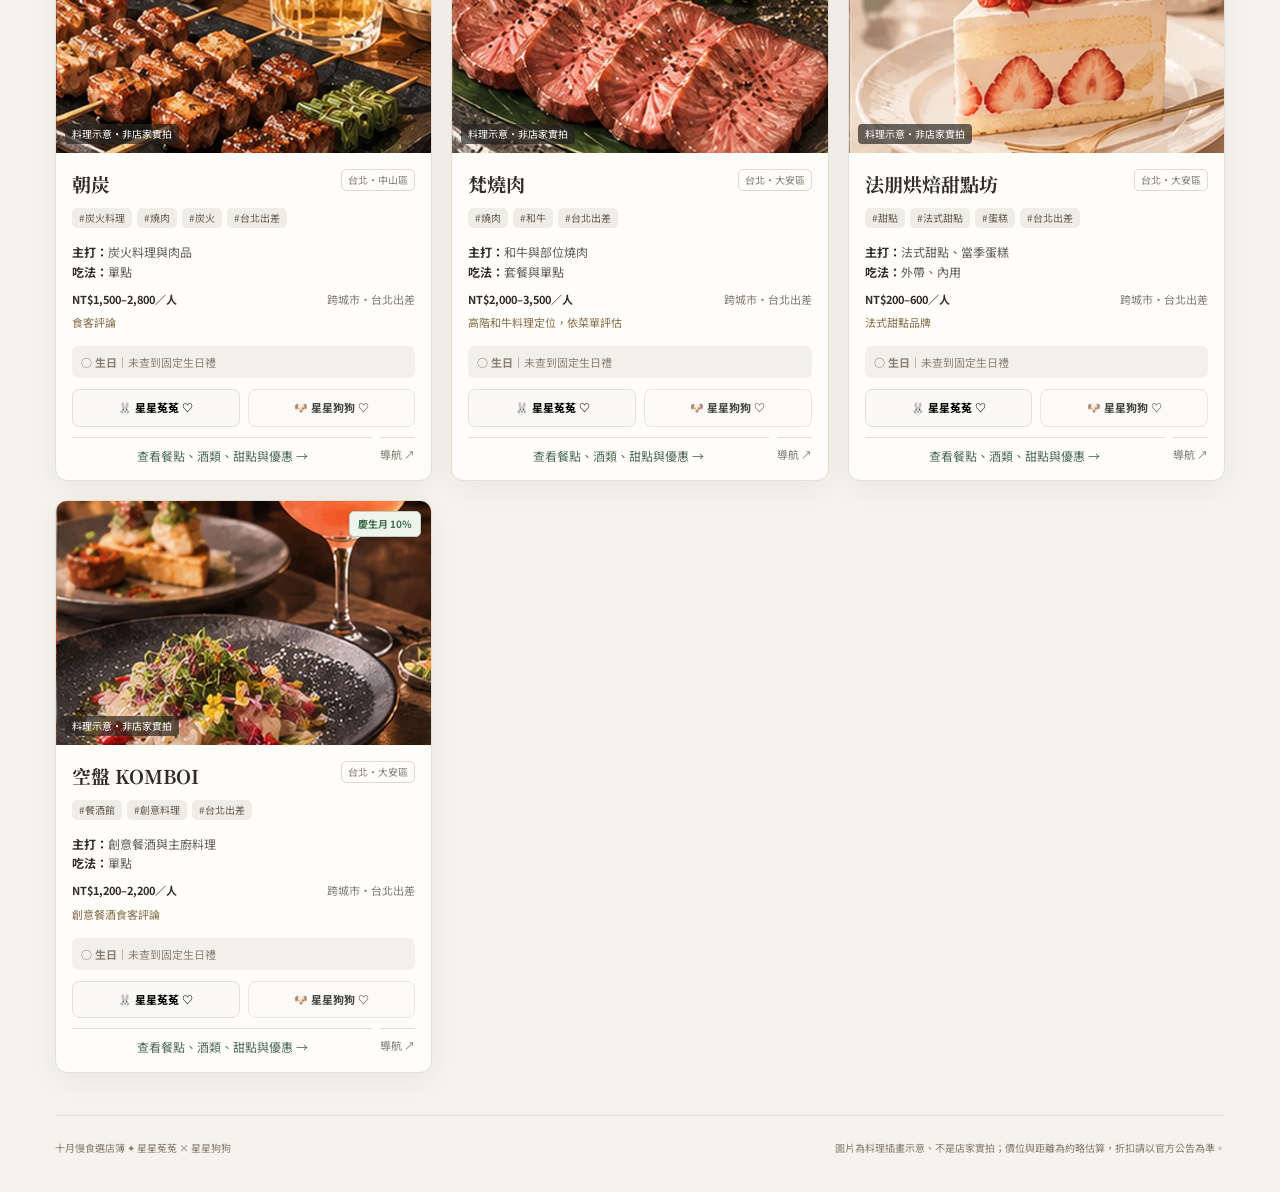
<file: birthday-dining-deploy-20261020/index.html>
<!doctype html>
<html lang="zh-Hant">
<head>
  <meta charset="utf-8">
  <meta name="viewport" content="width=device-width,initial-scale=1,viewport-fit=cover">
  <meta name="robots" content="noindex,nofollow">
  <meta name="theme-color" content="#f6f3ed">
  <meta name="description" content="兩個人的選店簿：55間餐廳、生日優惠、CUBE回饋與雙人共同選擇。">
  <title>十月慢食選店簿｜星星菟菟 × 星星狗狗</title>
  <link rel="icon" href="data:image/svg+xml,%3Csvg xmlns='http://www.w3.org/2000/svg' viewBox='0 0 64 64'%3E%3Ctext y='52' font-size='50'%3E%E2%AD%90%3C/text%3E%3C/svg%3E">
  <link rel="stylesheet" href="style.css">
  <script defer src="config.js"></script>
  <script defer src="venues.js"></script>
  <script defer src="app.js?v=20261020-aa72a10"></script>
</head>
<body>
  <header class="topbar">
    <div class="top-inner">
      <a class="logo" href="#top"><span class="logo-mark">✳</span><span>十月慢食 <small>Birthday Dining</small></span></a>
      <div class="top-actions"><span id="sync-indicator" class="status mini" title="同步狀態">本機儲存</span><button id="open-share" class="small-btn" type="button">↗ 分享選店</button></div>
    </div>
  </header>
  <main id="top">
    <section class="hero wrap">
      <p class="eyebrow">2026 · OCT — NOV <span class="bullet">✦</span> A TABLE FOR TWO</p>
      <div class="hero-row"><div><h1>今年生日，<br><em>吃點真正喜歡的。</em></h1><p class="sub">兩個人的餐桌提案｜料理、風味、生日優惠與理性選擇。</p></div><div class="avatar-pair" aria-hidden="true"><span class="av rabbit">🐰<sup>✦</sup></span><span class="av dog">🐶<sup>✦</sup></span></div></div>
      <div class="summary-strip"><span><b id="count-all">55</b> 間候選</span><span><b id="count-result">55</b> 間符合</span><span><b id="count-both">0</b> 間兩人都想吃</span><button id="goto-both" type="button" class="link-btn">看共同清單 →</button></div>
    </section>
    <section class="planner wrap">
      <div class="dates"><span><strong>10/21</strong> 臺虎精釀</span><span><strong>10/22</strong> 海洋館</span><span><strong>10/23</strong> 鈴蘭通前夜祭</span><span><strong>10/26</strong> 🎂 生日</span><span><strong>11/3–4</strong> 台北出差</span></div>
      <div class="stamps"><strong>生日踩點吉章</strong><span>進度手動記錄（不會自動判定）</span><div id="stamps-buttons"><button type="button" data-stamp="0">0/3</button><button type="button" data-stamp="1">1/3</button><button type="button" data-stamp="2">2/3</button><button type="button" data-stamp="3">3/3</button></div></div><div class="mini-note"><strong>回饋提醒</strong><span>「慶生月10%」為指定店家刷卡回饋，<b>非現場打9折</b>。200點踩點吉章需在10/31前完成三個不同指定類別的單筆500元消費；生日券通常須有資格並提前領取。</span><a href="https://www.cathay-cube.com.tw/cathaybk/personal/event/overview/credit-card/dining/202610/cube_birthday_2026Q4" rel="noopener noreferrer" target="_blank">官方說明↗</a></div>
    </section>
    <section class="filters-zone wrap" aria-label="餐廳篩選工具">
      <div class="search-row"><label class="search"><span>⌕</span><input id="search" type="search" placeholder="搜尋餐廳、料理、牛舌、甜點、酒款…" autocomplete="off"></label><button id="reset" class="small-btn reset" type="button">清除條件</button></div>
      <div class="filters-top"><h2>挑選條件 <span>可複選</span></h2><span id="active-count" class="active-count">0 個篩選</span></div>
      <div class="filter-scroller" id="base-filters"></div>
      <div class="tag-label">料理標籤 <span>多選需同時符合</span></div>
      <div class="filter-scroller tag-row" id="tag-filters"></div>
      <div class="sort-row"><div id="active-preview" class="active-preview">目前顯示全部店家</div><label>排序 <select id="sort"><option value="quality">品質證據優先</option><option value="distance">離台中車站近</option><option value="price">價格低到高</option><option value="discount">回饋高到低</option></select></label></div>
    </section>
    <section class="results wrap">
      <div class="result-heading"><div><p class="eyebrow">OUR SHORTLIST</p><h2>慢慢挑，喜歡再收藏。</h2></div><div class="result-actions"><button id="add-venue" class="outline" type="button">＋ 新增店家</button><button id="compare" class="outline" type="button">比較已勾選 <b id="vote-count">0</b> 間</button></div></div>
      <div class="cards" id="cards" aria-live="polite"></div>
      <div class="no-result" id="empty" hidden><strong>沒有符合的店家</strong><p>可以取消一兩個標籤，或清除條件重新挑選。</p><button id="empty-reset" class="primary" type="button">顯示所有餐廳</button></div>
    </section>
  </main>
  <footer class="wrap footer"><span>十月慢食選店簿 ✦ 星星菟菟 × 星星狗狗</span><span>圖片為料理插畫示意、不是店家實拍；價位與距離為約略估算，折扣請以官方公告為準。</span></footer>
  <dialog id="join-dialog" class="modal join" aria-labelledby="join-title">
    <div class="modal-inner"><p class="eyebrow">A TABLE FOR TWO ✦</p><h2 id="join-title">這次，想當哪一位？</h2><p class="help">兩支手機選不同角色，用同一個共享房間一起勾選。</p>
      <div class="identity-grid"><button type="button" class="identity" data-role="rabbit"><span class="bigemoji">🐰<i>✦</i></span><strong>星星菟菟</strong><small>第一位選餐者</small></button><button type="button" class="identity" data-role="dog"><span class="bigemoji">🐶<i>✦</i></span><strong>星星狗狗</strong><small>第二位選餐者</small></button></div>
      <label class="form-label" for="join-code">共享房間（選填）</label><input id="join-code" class="field" placeholder="若收到夥伴連結會自動填入">
      <button id="join-start" class="primary wide" type="button" disabled>建立／加入兩人的餐桌</button><p id="join-alert" class="error" hidden></p><p class="help muted">這是非敏感生活選餐工具：分享連結請只給夥伴，也不要輸入私密個資。</p>
      <p class="help" id="local-only-note">尚未設定雲端資料庫時只能在本機儲存，兩支手機不會同步。</p>
    </div>
  </dialog>
  <dialog id="detail-dialog" class="modal detail"><div class="modal-inner"><button id="detail-close" class="close" aria-label="關閉" type="button">×</button><div id="detail"></div></div></dialog>
  <dialog id="share-dialog" class="modal share"><div class="modal-inner"><button id="share-close" class="close" aria-label="關閉" type="button">×</button><p class="eyebrow">SHARE THE TABLE</p><h2>邀請一起選餐廳</h2><p class="help">將房間網址傳給夥伴，由對方選另一個星星角色。</p><div id="room-code" class="room-code"></div><button id="copy-link" class="primary wide" type="button">複製共用網址</button><button id="change-role" class="outline wide" type="button">切換星星菟菟／星星狗狗</button><button id="export-list" class="outline wide" type="button">匯出兩人喜好 JSON 備份</button><p id="share-status" class="help"></p></div></dialog>
  <dialog id="add-dialog" class="modal add"><div class="modal-inner"><button class="close" id="add-close" type="button">×</button><p class="eyebrow">EXPAND YOUR LIST</p><h2>加一家喜歡的店</h2><p class="help">自行新增的餐廳會標示「未核實」，避免與正式優惠資料混淆。</p><label class="form-label">店名</label><input id="new-name" class="field" maxlength="80" placeholder="例如：收藏的餐酒館"><label class="form-label">縣市</label><select id="new-city" class="field"><option value="台中">台中</option><option value="台北">台北</option><option value="其他">其他</option></select><label class="form-label">類型</label><input id="new-kind" class="field" placeholder="燒肉、咖啡、甜點…"><label class="form-label">想吃什麼</label><input id="new-main" class="field" placeholder="牛舌、手沖、和牛…"><label class="form-label">大約每人預算（NT$）</label><input id="new-price" class="field" type="number" min="0" max="100000" value="800"><button class="primary wide" id="new-save" type="button">加入選店簿</button></div></dialog>
  <div id="toast" class="toast" role="status" aria-live="polite" hidden></div>
</body></html>
</file>
<file: birthday-dining-deploy-20261020/style.css>
@import url('https://fonts.googleapis.com/css2?family=Noto+Sans+TC:wght@400;500;600;700&family=Noto+Serif+TC:wght@400;500;600;700&display=swap');
:root{--paper:#f6f3ed;--white:#fffdf9;--ink:#302d29;--muted:#817b70;--border:#e4dfd5;--forest:#4f6d57;--rust:#a96049;--gold:#b19156;--softgold:#eee6d6;--shade:#eeeae1;--shadow:0 8px 28px rgba(46,38,29,.06);font-synthesis:none}
*{box-sizing:border-box}html{scroll-behavior:smooth}body{margin:0;background:var(--paper);color:var(--ink);font:14px/1.6 'Noto Sans TC','PingFang TC',sans-serif}button,input,select,textarea{font:inherit}button{cursor:pointer}a{color:inherit;text-decoration:none}button:focus-visible,a:focus-visible,input:focus-visible,select:focus-visible{outline:2px solid var(--forest);outline-offset:3px} .wrap{width:min(1170px,calc(100% - 36px));margin:auto}
.topbar{position:sticky;z-index:40;top:0;background:rgba(246,243,237,.94);backdrop-filter:blur(16px);border-bottom:1px solid var(--border)}.top-inner{height:65px;max-width:1170px;margin:auto;padding:0 18px;display:flex;align-items:center;justify-content:space-between}.logo{display:flex;align-items:center;gap:10px;font-family:'Noto Serif TC',serif;font-size:17px;font-weight:700}.logo small{font:9px/1.3 'Noto Sans TC',sans-serif;display:block;letter-spacing:.13em;color:var(--muted)}.logo-mark{display:inline-grid;place-items:center;width:33px;height:33px;border:1px solid #b58b63;border-radius:50%;color:var(--rust);font-size:19px}.top-actions{display:flex;align-items:center;gap:12px}.status{font-size:11px;color:var(--muted)}.status.online{color:var(--forest)}.small-btn{display:inline-flex;align-items:center;justify-content:center;border:1px solid var(--border);background:var(--white);color:var(--ink);border-radius:22px;padding:7px 13px;white-space:nowrap}.small-btn:hover,.outline:hover{border-color:var(--rust);color:var(--rust)}
.hero{padding-top:37px;padding-bottom:21px}.eyebrow{font-size:10px;font-weight:700;letter-spacing:.23em;color:var(--rust);margin:0 0 12px}.bullet{margin:0 6px}.hero-row{display:flex;justify-content:space-between;align-items:center;gap:20px}h1,h2,h3,p{margin-top:0}h1{font:600 clamp(27px,3.7vw,47px)/1.45 'Noto Serif TC',serif;letter-spacing:.035em;margin-bottom:10px}h1 em{font-style:normal;color:var(--rust)}.sub{color:var(--muted);font-size:13px}.avatar-pair{display:flex;align-items:center;margin-right:12px}.av{width:82px;height:82px;border-radius:50%;background:#ece3d9;display:grid;place-items:center;border:4px solid var(--paper);font-size:39px;position:relative}.av.dog{background:#e3e9df;margin-left:-18px}.av sup{position:absolute;font-size:19px;right:2px;top:0;color:var(--gold)}.summary-strip{display:flex;gap:26px;align-items:center;border-top:1px solid var(--border);border-bottom:1px solid var(--border);margin-top:25px;padding:13px 4px;color:var(--muted);font-size:12px}.summary-strip b{font-family:'Noto Serif TC',serif;font-size:20px;color:var(--ink);margin-right:4px}.link-btn{border:0;background:none;color:var(--forest);margin-left:auto;text-decoration:underline;text-underline-offset:4px}
.planner{padding:8px 0 10px}.dates{display:flex;gap:8px;flex-wrap:wrap}.dates span{background:var(--softgold);color:#69593d;border-radius:7px;padding:6px 11px;font-size:11px}.dates strong{font-size:12px}.mini-note{display:flex;align-items:start;gap:12px;background:var(--white);border:1px solid var(--border);border-radius:10px;margin-top:12px;padding:12px 16px;font-size:11px;color:var(--muted)}.mini-note strong{color:var(--rust);white-space:nowrap}.mini-note b{color:var(--ink)}.mini-note a{color:var(--forest);white-space:nowrap;text-decoration:underline}
.filters-zone{padding-top:19px;padding-bottom:18px}.search-row{display:flex;gap:12px}.search{display:flex;gap:10px;align-items:center;flex:1;min-width:0;border:1px solid #d8d2c6;background:var(--white);border-radius:10px;padding:0 15px}.search span{font-size:24px;color:var(--rust)}.search input{width:100%;min-width:0;outline:0;border:0;padding:11px 0;background:transparent;font-size:13px}.search input:focus{outline:0}.reset{font-size:12px}.filters-top{margin-top:15px;display:flex;justify-content:space-between;align-items:center}.filters-top h2{font-size:13px;font-weight:700;margin:0 0 10px}.filters-top h2 span,.tag-label span{font-size:11px;color:var(--muted);font-weight:400;margin-left:5px}.active-count{color:var(--forest);font-size:11px}.filter-scroller{display:flex;flex-wrap:wrap;gap:7px}.filter-chip{padding:5px 12px;border-radius:22px;border:1px solid #dcd7cc;background:var(--white);font-size:12px;color:#665f55;transition:background .15s,border-color .15s}.filter-chip:hover{border-color:#b9a58f}.filter-chip.on{background:var(--ink);color:#fff;border-color:var(--ink)}.filter-chip.on:before{content:'✓ ';color:#e6d4ad}.tag-row .filter-chip{font-size:11px}.tag-row .filter-chip.on{background:#54715d;border-color:#54715d}.tag-label{margin:16px 0 8px;font-size:12px;font-weight:700}.sort-row{display:flex;align-items:center;justify-content:space-between;gap:12px;margin-top:18px;border-top:1px solid var(--border);padding-top:14px;font-size:12px}.active-preview{color:var(--forest);line-height:1.7}.sort-row label{color:var(--muted);white-space:nowrap}.sort-row select{margin-left:7px;border:1px solid var(--border);border-radius:8px;background:var(--white);padding:6px 9px;color:var(--ink)}
.results{padding-top:9px}.result-heading{display:flex;align-items:end;justify-content:space-between;gap:18px;margin-bottom:18px}.result-heading h2{font:600 22px/1.4 'Noto Serif TC',serif;margin:0}.result-heading .eyebrow{margin:0 0 6px}.outline{border-radius:8px;border:1px solid var(--border);background:transparent;padding:9px 14px;font-size:12px}.outline b{color:var(--rust)}.cards{display:grid;grid-template-columns:repeat(3,minmax(0,1fr));gap:19px}.card{overflow:hidden;border:1px solid var(--border);background:var(--white);border-radius:12px;display:flex;flex-direction:column;box-shadow:var(--shadow)}.card-image{width:100%;aspect-ratio:1.54;object-fit:cover;display:block}.image-wrap{position:relative;background:var(--shade)}.illustration-label{position:absolute;left:9px;bottom:9px;border-radius:4px;background:rgba(39,36,32,.68);font-size:10px;color:#fff;padding:2px 7px}.deal-tag{position:absolute;right:10px;top:10px;background:#fdf8eb;color:#775e31;border:1px solid rgba(198,159,100,.35);padding:4px 8px;font-size:10px;border-radius:5px;font-weight:700;box-shadow:0 2px 5px rgba(0,0,0,.07)}.deal-tag.cube{background:#eff5ed;color:#3e7050;border-color:#b8d0bc}.card-body{padding:16px 16px 14px;flex:1;display:flex;flex-direction:column}.card-heading{display:flex;justify-content:space-between;gap:9px}.card h3{font:700 19px/1.55 'Noto Serif TC',serif;margin:0}.city{display:inline-block;font-size:10px;border:1px solid #ddd9d0;border-radius:5px;padding:2px 6px;white-space:nowrap;height:fit-content;color:var(--muted)}.taglist{display:flex;gap:5px;flex-wrap:wrap;margin:10px 0}.tag{background:#f0ede7;color:#655c50;padding:2px 7px;border-radius:5px;font-size:10px}.tag.highlight{background:#e6ede4;color:#4c654d}.card-main{font-size:12px;margin:4px 0 10px;color:#625c54}.card-main b{color:var(--ink)}.meta-row{display:flex;justify-content:space-between;align-items:center;gap:8px;font-size:11px;margin:0 0 6px}.meta-row .price{color:var(--ink);font-weight:700}.meta-row .dist{color:var(--muted)}.card-quality{font-size:11px;color:#856e4b;margin-bottom:7px}.birthday-snippet{font-size:11px;color:var(--rust);background:#f8eee6;border-radius:6px;padding:7px 9px;margin:7px 0 11px;line-height:1.65}.birthday-snippet.no{color:#888077;background:#f3f0e9}.card-actions{margin-top:auto}.vote-row{display:grid;grid-template-columns:1fr 1fr;gap:8px}.vote{display:flex;align-items:center;justify-content:center;gap:5px;border-radius:7px;padding:9px 5px;background:#faf9f6;border:1px solid var(--border);font-size:11px;font-weight:700;white-space:nowrap}.vote.rabbit.on{border-color:#be8a72;background:#fff0e8;color:#9b543d}.vote.dog.on{border-color:#7d967f;background:#eef5ec;color:#4e7451}.vote.not-me{opacity:.72;cursor:default}.card-links{display:flex;gap:8px;margin-top:10px}.more{flex:1;background:none;border:0;border-top:1px solid var(--border);padding-top:8px;font-size:12px;color:var(--forest)}.map-link{border:0;background:none;border-top:1px solid var(--border);padding-top:8px;color:var(--muted);font-size:11px}.no-result{padding:65px 20px;text-align:center;color:var(--muted)}.no-result strong{display:block;color:var(--ink);font-family:'Noto Serif TC';font-size:21px}.footer{display:flex;justify-content:space-between;gap:15px;border-top:1px solid var(--border);margin-top:42px;padding-top:24px;padding-bottom:36px;color:var(--muted);font-size:10px}
.primary{border:1px solid var(--forest);background:var(--forest);color:white;border-radius:8px;padding:11px 16px;font-size:13px;font-weight:700}.primary:disabled{opacity:.45;cursor:not-allowed}.wide{display:block;width:100%;margin:10px 0}.modal{background:var(--paper);color:var(--ink);border:1px solid var(--border);border-radius:15px;padding:0;width:min(95vw,540px);max-height:88vh;box-shadow:0 18px 80px #29292155}.modal::backdrop{background:#2c292b9e}.modal-inner{padding:26px;position:relative}.modal h2{font:600 26px/1.4 'Noto Serif TC',serif}.modal .help{color:var(--muted);font-size:12px;margin:10px 0 18px}.identity-grid{display:grid;grid-template-columns:1fr 1fr;gap:14px;margin:16px 0 25px}.identity{display:flex;flex-direction:column;align-items:center;gap:4px;padding:14px 8px 13px;border-radius:11px;border:1px solid var(--border);background:var(--white);color:var(--ink)}.identity.selected{background:#fff8ed;border-color:var(--rust);box-shadow:0 0 0 2px #e7d2be inset}.identity .bigemoji{font-size:46px;position:relative}.bigemoji i{position:absolute;right:-6px;top:-6px;color:var(--gold);font:24px 'Noto Serif TC',serif}.identity strong{font-size:16px}.identity small{font-size:11px;color:var(--muted)}.form-label{font-weight:700;font-size:12px}.field{width:100%;display:block;border:1px solid var(--border);border-radius:8px;background:var(--white);padding:10px 12px;margin:7px 0}.error{color:#a33d31;font-size:12px;margin:10px 0}.muted{opacity:.77}.close{position:absolute;right:14px;top:10px;background:none;border:0;font-size:25px;color:var(--muted);padding:2px 12px}.detail .modal-inner{padding:23px}.detail-title{font:700 24px 'Noto Serif TC',serif;margin:8px 35px 6px 0}.detail-hero{width:100%;height:210px;object-fit:cover;border-radius:9px}.detail-grid{display:grid;grid-template-columns:1fr 1fr;gap:13px;margin:16px 0}.detail-grid section{border:1px solid var(--border);background:var(--white);padding:11px;border-radius:8px}.detail-grid label{font-size:10px;color:var(--muted)}.detail-grid p{font-size:12px;margin:5px 0 0}.detail-offer{background:#eff4ed;border-radius:9px;padding:12px;font-size:12px;margin:12px 0}.detail-offer strong{color:var(--forest)}.detail-disclaimer{font-size:11px;color:var(--muted)}.detail-links{display:flex;flex-wrap:wrap;gap:8px;margin-top:15px}.detail-links a{font-size:11px;text-decoration:underline;color:var(--forest)}.room-code{font-family:monospace;font-size:15px;text-align:center;word-break:break-all;padding:12px;background:var(--white);border:1px solid var(--border);border-radius:8px}.toast{position:fixed;z-index:70;left:50%;bottom:24px;transform:translateX(-50%);padding:11px 17px;border-radius:9px;background:var(--ink);color:#fff;box-shadow:0 12px 24px #0002;font-size:12px;min-width:150px;text-align:center}
@media(max-width:900px){.cards{grid-template-columns:repeat(2,minmax(0,1fr))}.hero{padding-top:27px}}@media(max-width:630px){.cards{grid-template-columns:1fr}.wrap{width:min(100% - 26px,560px)}.top-inner{height:56px;padding:0 13px}.logo{font-size:15px}.top-actions .mini{font-size:9px}.top-actions{gap:6px}.small-btn{padding:6px 10px;font-size:11px}.hero{padding-top:28px}.hero-row{align-items:flex-end}.avatar-pair{margin-right:0}.av{width:53px;height:53px;font-size:29px}.av.dog{margin-left:-15px}.av sup{font-size:11px}h1{font-size:29px}.sub{font-size:12px}.summary-strip{gap:14px;flex-wrap:wrap;font-size:11px}.summary-strip b{font-size:17px}.summary-strip .link-btn{font-size:11px}.dates{overflow-x:auto;flex-wrap:nowrap;padding-bottom:4px}.dates span{white-space:nowrap}.mini-note{display:block;font-size:11px}.mini-note strong{display:inline;margin-right:7px}.mini-note a{display:block;margin-top:4px}.filter-scroller{flex-wrap:nowrap;overflow-x:auto;padding-bottom:8px;scrollbar-width:thin}.filter-chip{flex:0 0 auto}.sort-row{align-items:flex-start}.active-preview{flex:1}.sort-row label{font-size:11px}.sort-row select{display:block;margin:3px 0 0;max-width:144px}.result-heading h2{font-size:19px}.result-heading .outline{padding:6px 9px;font-size:11px}.card-image{aspect-ratio:1.75}.card h3{font-size:19px}.card-body{padding:14px}.detail-grid{grid-template-columns:1fr 1fr}.footer{display:block}.footer span{display:block;margin-bottom:7px}.modal-inner{padding:20px}}

.result-actions{display:flex;gap:9px}.stamps{display:flex;align-items:center;gap:12px;flex-wrap:wrap;background:#eee8dc;border-radius:9px;padding:11px 14px;margin-top:10px;font-size:12px}.stamps strong{color:var(--rust)}.stamps span{font-size:11px;color:var(--muted)}.stamps #stamps-buttons{display:flex;gap:6px;margin-left:auto}.stamps button{border:1px solid #ccbda5;background:transparent;color:#80694d;border-radius:6px;padding:4px 9px;font-size:11px}.stamps button.selected{color:white;background:#80694d}.add .field{margin-bottom:13px}@media(max-width:630px){.result-actions{gap:4px}.result-actions button{padding:6px 7px}.stamps{gap:6px}.stamps #stamps-buttons{margin-left:0}}
</file>
